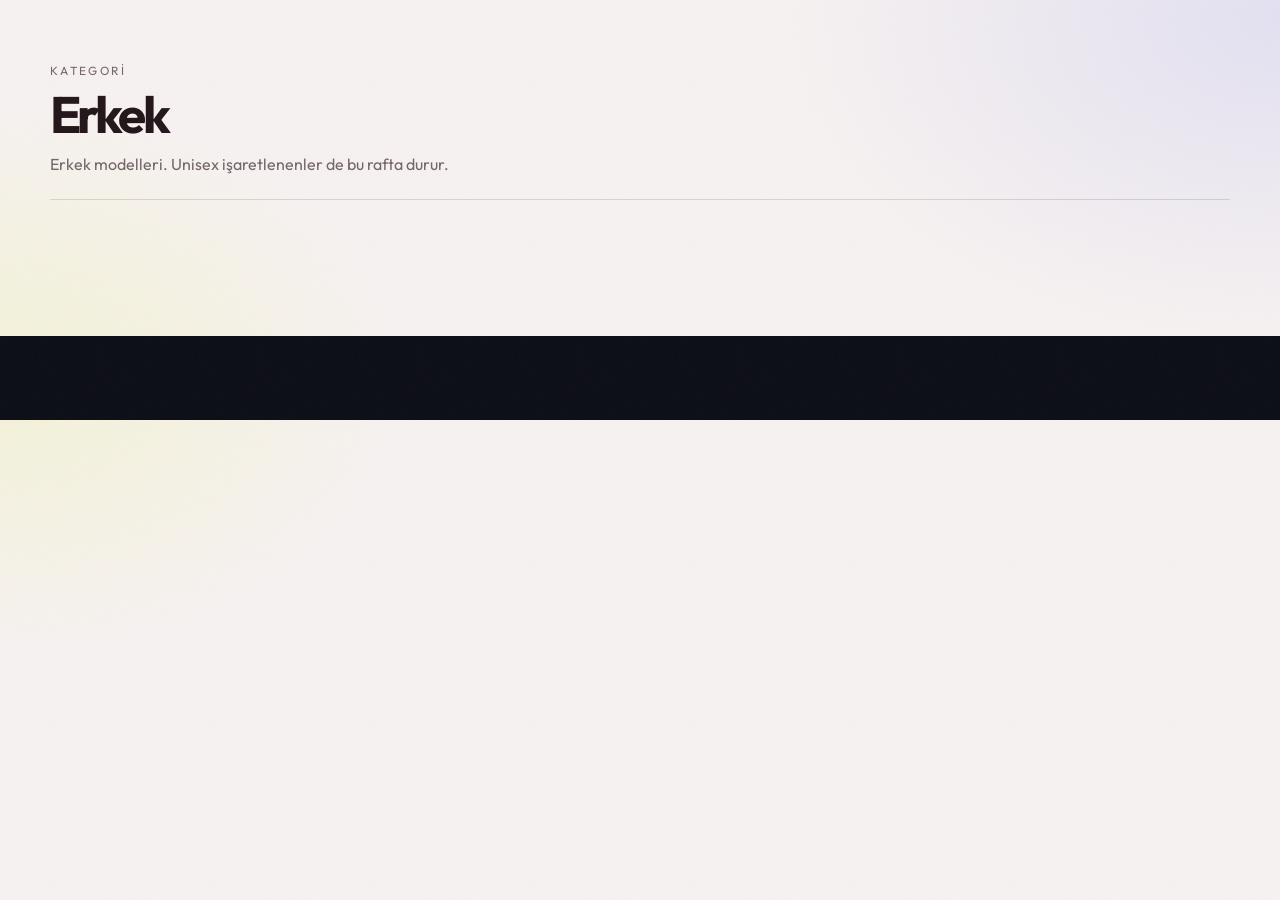
<file: erkek.html>
<!DOCTYPE html>
<html lang="tr">
<head>
  <meta charset="utf-8" />
  <meta name="viewport" content="width=device-width, initial-scale=1" />
  <title>Erkek — Çantacı Mehmet</title>
  <meta name="description" content="Erkek ve unisex çanta modelleri." />
  <meta property="og:title" content="Erkek — Çantacı Mehmet" />
  <meta property="og:type" content="website" />
  <meta property="og:locale" content="tr_TR" />
  <meta name="theme-color" content="#f3eee6" />
  <link rel="icon" type="image/jpeg" href="img/çm.jpeg" />
  <link rel="preconnect" href="https://fonts.googleapis.com" />
  <link rel="preconnect" href="https://fonts.gstatic.com" crossorigin />
  <link href="https://fonts.googleapis.com/css2?family=Fraunces:ital,opsz,wght@0,9..144,500;0,9..144,650;1,9..144,500&family=Outfit:wght@300;400;500;600&display=swap" rel="stylesheet" />
  <link rel="stylesheet" href="css/style.css" />
</head>
<body data-page="erkek">
  <div id="site-header"></div>
  <main class="wrap catalog">
    <header class="page-hero">
      <p class="eyebrow">Kategori</p>
      <h1>Erkek</h1>
      <p>Erkek modelleri. Unisex işaretlenenler de bu rafta durur.</p>
    </header>
    <div id="catalog-grid" class="grid"></div>
  </main>
  <footer id="site-footer" class="site-footer"></footer>
  <div id="auth-root"></div>
  <script type="module" src="js/app.js"></script>
</body>
</html>
</file>
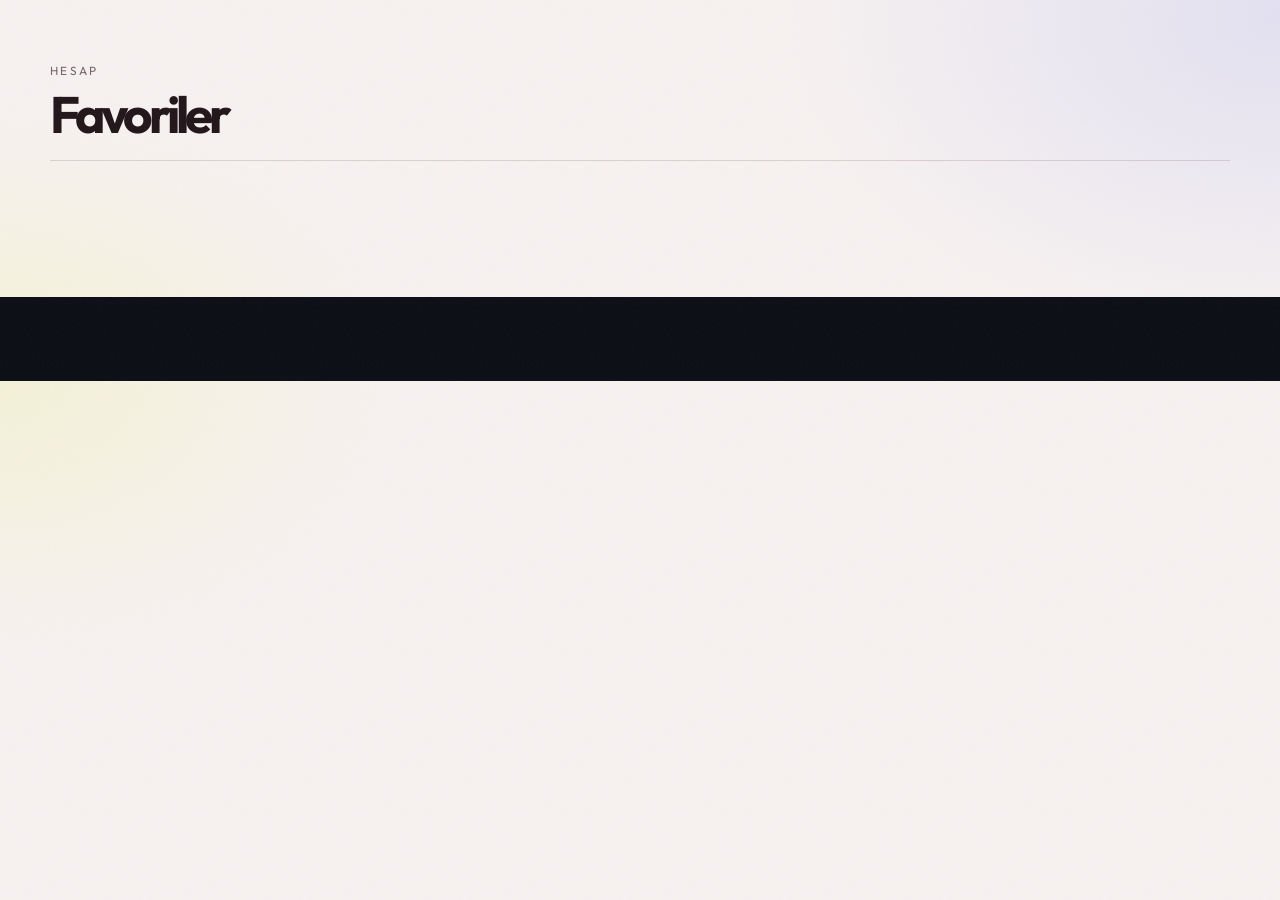
<file: favoriler.html>
<!doctype html>
<html lang="tr">
  <head>
    <meta charset="utf-8" />
    <meta name="viewport" content="width=device-width, initial-scale=1" />
    <title>Favoriler — Çantacı Mehmet</title>
    <meta name="description" content="Hesabına kaydettiğin çantalar." />
    <meta property="og:title" content="Favoriler — Çantacı Mehmet" />
    <meta property="og:type" content="website" />
    <meta property="og:locale" content="tr_TR" />
    <meta name="theme-color" content="#f3eee6" />
    <link rel="icon" type="image/jpeg" href="img/çm.jpeg" />
    <link rel="preconnect" href="https://fonts.googleapis.com" />
    <link rel="preconnect" href="https://fonts.gstatic.com" crossorigin />
    <link
      href="https://fonts.googleapis.com/css2?family=Fraunces:ital,opsz,wght@0,9..144,500;0,9..144,650;1,9..144,500&family=Outfit:wght@300;400;500;600&display=swap"
      rel="stylesheet"
    />
    <link rel="stylesheet" href="css/style.css" />
  </head>
  <body data-page="favoriler">
    <div id="site-header"></div>
    <main class="wrap catalog">
      <header class="page-hero">
        <p class="eyebrow">Hesap</p>
        <h1>Favoriler</h1>
      </header>
      <div id="favorites-root" class="grid"></div>
    </main>
    <footer id="site-footer" class="site-footer"></footer>
    <div id="auth-root"></div>
    <script type="module" src="js/app.js"></script>
  </body>
</html>
</file>
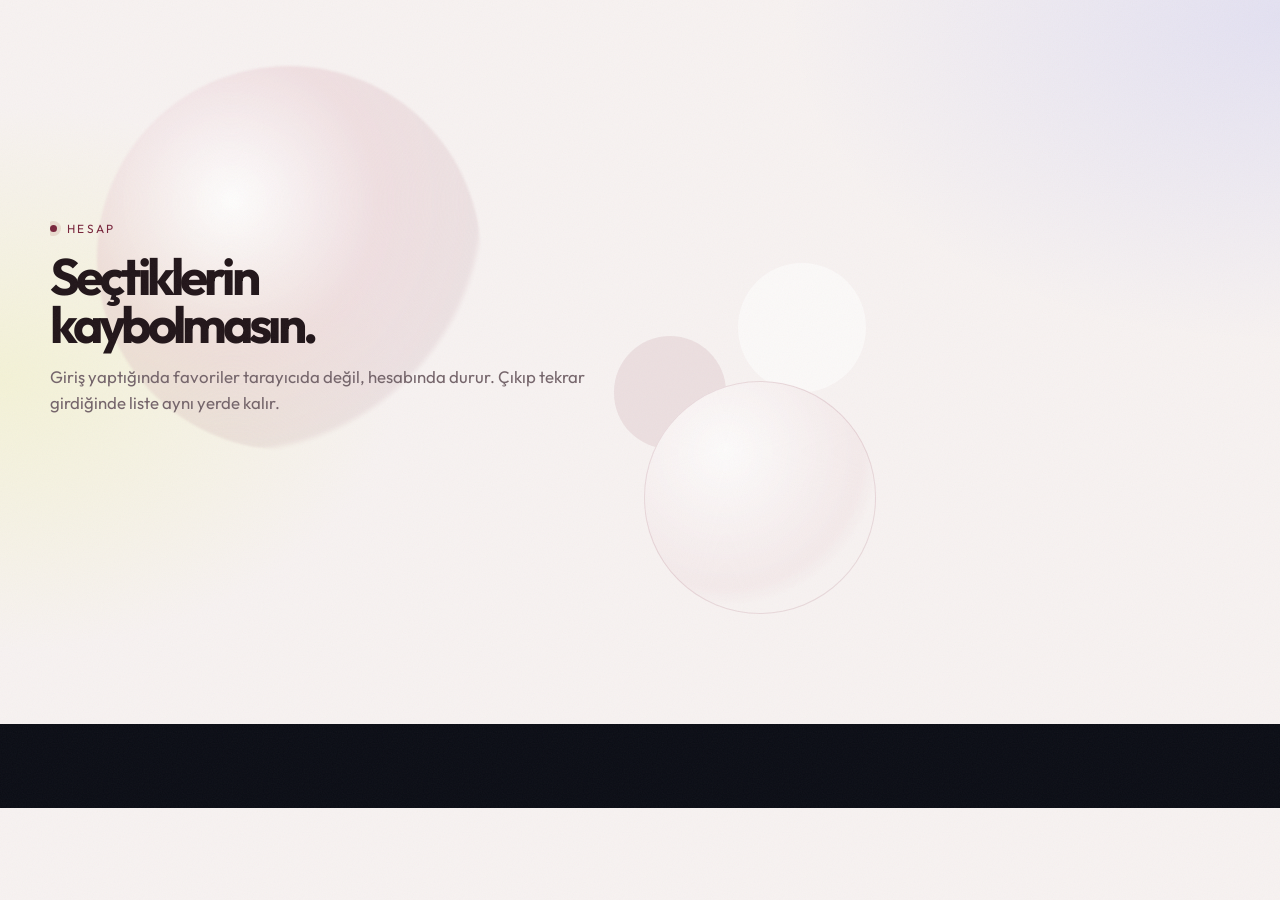
<file: hesap.html>
<!DOCTYPE html>
<html lang="tr">
<head>
  <meta charset="utf-8" />
  <meta name="viewport" content="width=device-width, initial-scale=1" />
  <title>Giriş — Çantacı Mehmet</title>
  <meta name="description" content="Çantacı Mehmet hesabına e-posta veya Google ile giriş yap." />
  <meta property="og:title" content="Giriş — Çantacı Mehmet" />
  <meta property="og:type" content="website" />
  <meta property="og:locale" content="tr_TR" />
  <meta name="theme-color" content="#f3eee6" />
  <link rel="icon" type="image/jpeg" href="img/çm.jpeg" />
  <link rel="preconnect" href="https://fonts.googleapis.com" />
  <link rel="preconnect" href="https://fonts.gstatic.com" crossorigin />
  <link href="https://fonts.googleapis.com/css2?family=Fraunces:ital,opsz,wght@0,9..144,500;0,9..144,650;1,9..144,500&family=Outfit:wght@300;400;500;600&display=swap" rel="stylesheet" />
  <link rel="stylesheet" href="css/style.css" />
</head>
<body data-page="hesap">
  <div id="site-header"></div>
  <main class="account-layout wrap">
    <aside class="account-aside">
      <p class="eyebrow"><span class="dot"></span>Hesap</p>
      <h2>Seçtiklerin kaybolmasın.</h2>
      <p>Giriş yaptığında favoriler tarayıcıda değil, hesabında durur. Çıkıp tekrar girdiğinde liste aynı yerde kalır.</p>
    </aside>
    <div id="auth-page" class="auth-page"></div>
  </main>
  <footer id="site-footer" class="site-footer"></footer>
  <div id="auth-root"></div>
  <script type="module" src="js/app.js"></script>
</body>
</html>
</file>
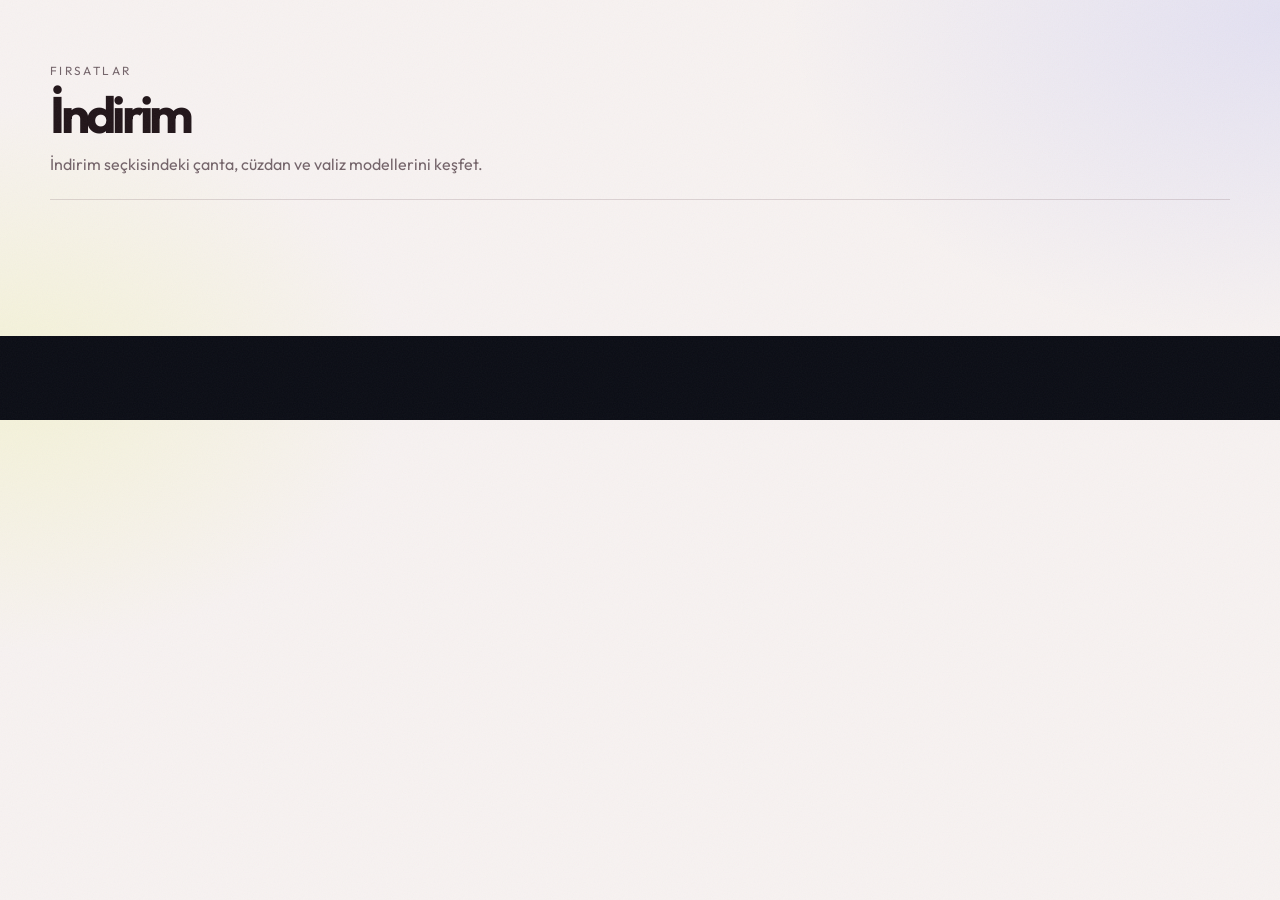
<file: indirim.html>
<!DOCTYPE html>
<html lang="tr">
<head>
  <meta charset="utf-8" />
  <meta name="viewport" content="width=device-width, initial-scale=1" />
  <title>İndirim — Çantacı Mehmet</title>
  <meta name="description" content="Çantacı Mehmet'in indirim seçkisinde yer alan çanta, cüzdan ve valiz modelleri." />
  <meta property="og:title" content="İndirimli ürünler — Çantacı Mehmet" />
  <meta property="og:type" content="website" />
  <meta property="og:locale" content="tr_TR" />
  <meta name="theme-color" content="#f3eee6" />
  <link rel="icon" type="image/jpeg" href="img/çm.jpeg" />
  <link rel="preconnect" href="https://fonts.googleapis.com" />
  <link rel="preconnect" href="https://fonts.gstatic.com" crossorigin />
  <link href="https://fonts.googleapis.com/css2?family=Fraunces:ital,opsz,wght@0,9..144,500;0,9..144,650;1,9..144,500&family=Outfit:wght@300;400;500;600&display=swap" rel="stylesheet" />
  <link rel="stylesheet" href="css/style.css" />
</head>
<body data-page="stand">
  <div id="site-header"></div>
  <main class="wrap catalog">
    <header class="page-hero">
      <p class="eyebrow">Fırsatlar</p>
      <h1>İndirim</h1>
      <p>İndirim seçkisindeki çanta, cüzdan ve valiz modellerini keşfet.</p>
    </header>
    <div id="catalog-grid" class="grid"></div>
  </main>
  <footer id="site-footer" class="site-footer"></footer>
  <div id="auth-root"></div>
  <script type="module" src="js/app.js"></script>
</body>
</html>
</file>
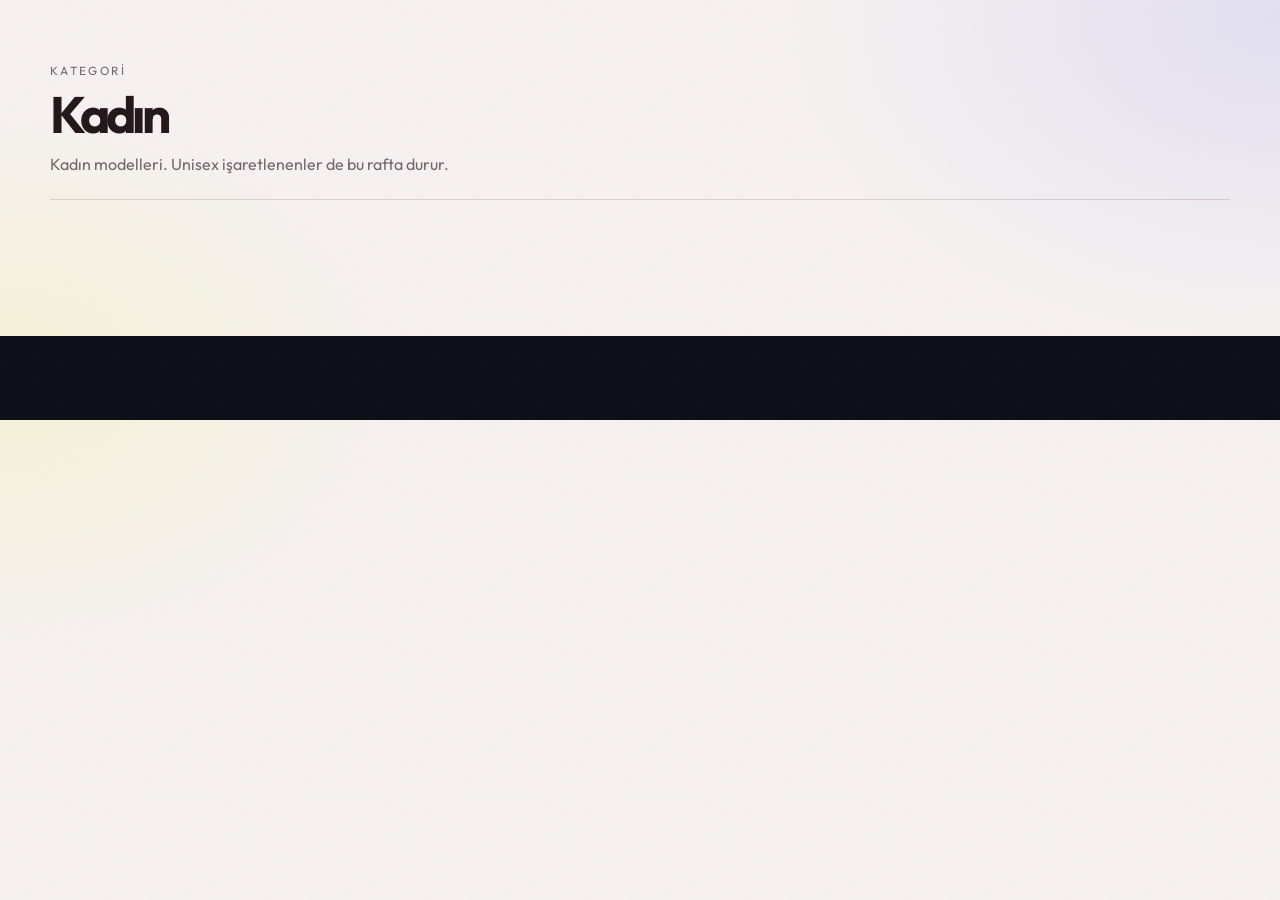
<file: kadin.html>
<!DOCTYPE html>
<html lang="tr">
<head>
  <meta charset="utf-8" />
  <meta name="viewport" content="width=device-width, initial-scale=1" />
  <title>Kadın — Çantacı Mehmet</title>
  <meta name="description" content="Kadın ve unisex çanta modelleri." />
  <meta property="og:title" content="Kadın — Çantacı Mehmet" />
  <meta property="og:type" content="website" />
  <meta property="og:locale" content="tr_TR" />
  <meta name="theme-color" content="#f3eee6" />
  <link rel="icon" type="image/jpeg" href="img/çm.jpeg" />
  <link rel="preconnect" href="https://fonts.googleapis.com" />
  <link rel="preconnect" href="https://fonts.gstatic.com" crossorigin />
  <link href="https://fonts.googleapis.com/css2?family=Fraunces:ital,opsz,wght@0,9..144,500;0,9..144,650;1,9..144,500&family=Outfit:wght@300;400;500;600&display=swap" rel="stylesheet" />
  <link rel="stylesheet" href="css/style.css" />
</head>
<body data-page="kadin">
  <div id="site-header"></div>
  <main class="wrap catalog">
    <header class="page-hero">
      <p class="eyebrow">Kategori</p>
      <h1>Kadın</h1>
      <p>Kadın modelleri. Unisex işaretlenenler de bu rafta durur.</p>
    </header>
    <div id="catalog-grid" class="grid"></div>
  </main>
  <footer id="site-footer" class="site-footer"></footer>
  <div id="auth-root"></div>
  <script type="module" src="js/app.js"></script>
</body>
</html>
</file>
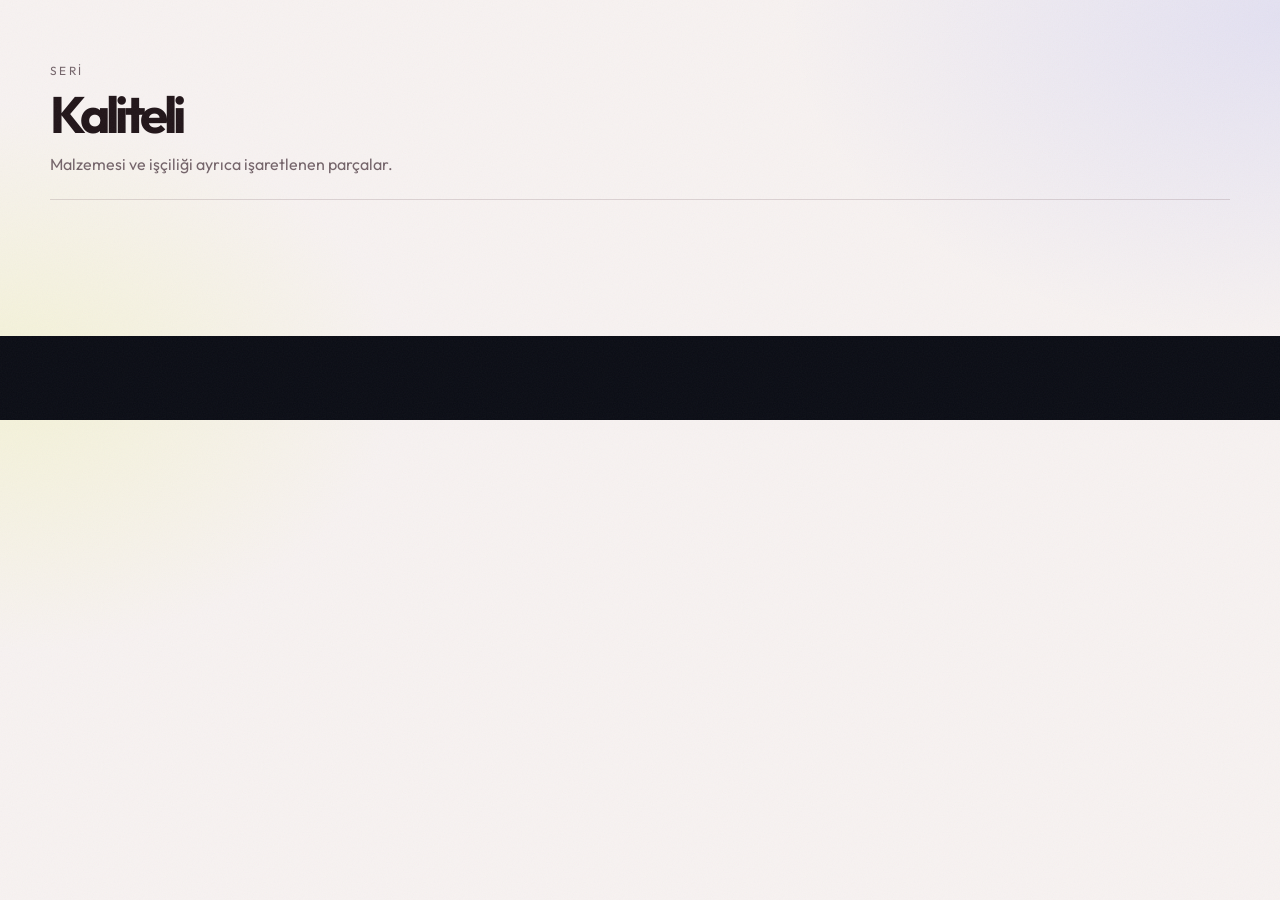
<file: kaliteli.html>
<!DOCTYPE html>
<html lang="tr">
<head>
  <meta charset="utf-8" />
  <meta name="viewport" content="width=device-width, initial-scale=1" />
  <title>Kaliteli seri — Çantacı Mehmet</title>
  <meta name="description" content="Kaliteli seri olarak işaretlenen çantalar." />
  <meta property="og:title" content="Kaliteli seri — Çantacı Mehmet" />
  <meta property="og:type" content="website" />
  <meta property="og:locale" content="tr_TR" />
  <meta name="theme-color" content="#f3eee6" />
  <link rel="icon" type="image/jpeg" href="img/çm.jpeg" />
  <link rel="preconnect" href="https://fonts.googleapis.com" />
  <link rel="preconnect" href="https://fonts.gstatic.com" crossorigin />
  <link href="https://fonts.googleapis.com/css2?family=Fraunces:ital,opsz,wght@0,9..144,500;0,9..144,650;1,9..144,500&family=Outfit:wght@300;400;500;600&display=swap" rel="stylesheet" />
  <link rel="stylesheet" href="css/style.css" />
</head>
<body data-page="kaliteli">
  <div id="site-header"></div>
  <main class="wrap catalog">
    <header class="page-hero">
      <p class="eyebrow">Seri</p>
      <h1>Kaliteli</h1>
      <p>Malzemesi ve işçiliği ayrıca işaretlenen parçalar.</p>
    </header>
    <div id="catalog-grid" class="grid"></div>
  </main>
  <footer id="site-footer" class="site-footer"></footer>
  <div id="auth-root"></div>
  <script type="module" src="js/app.js"></script>
</body>
</html>
</file>
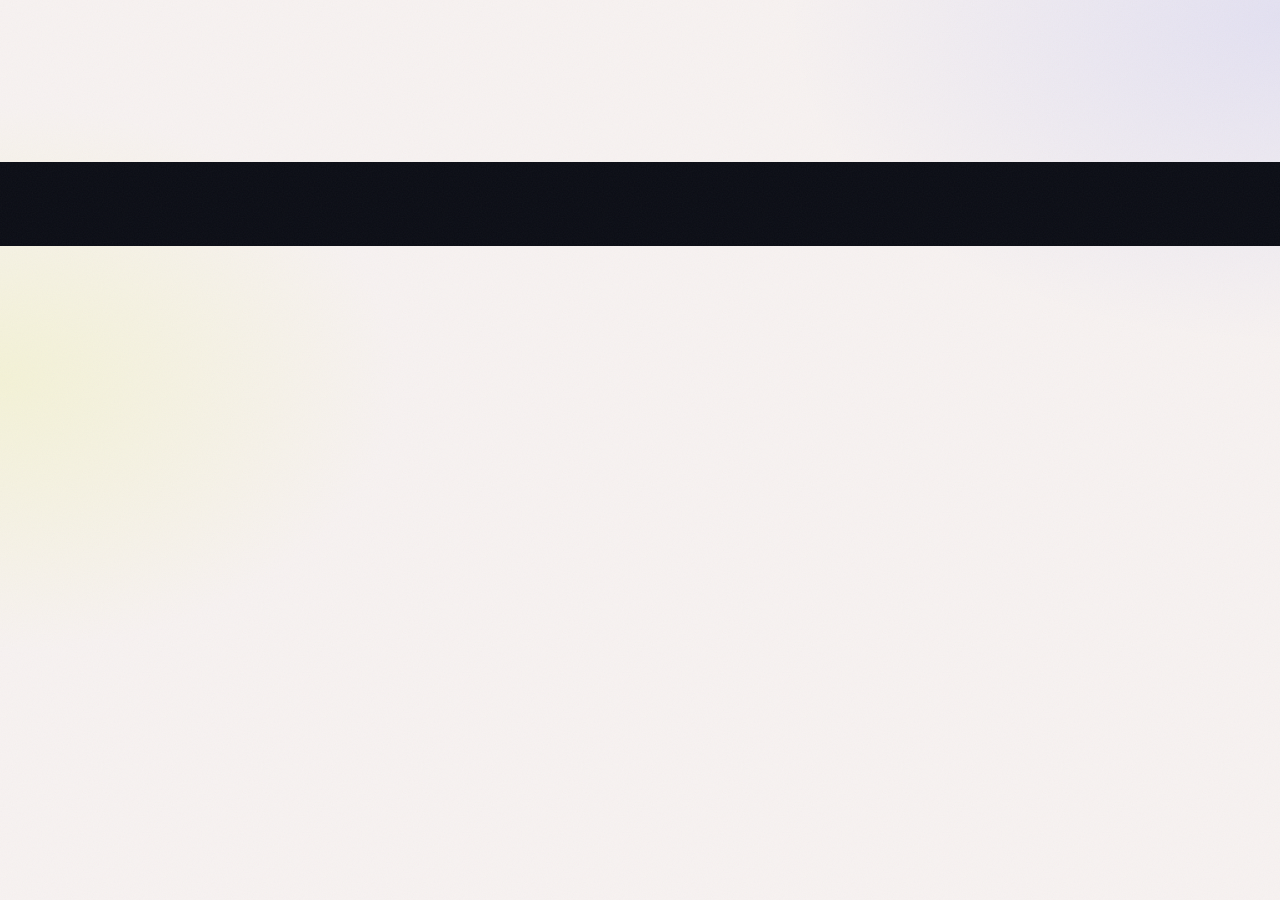
<file: urun.html>
<!DOCTYPE html>
<html lang="tr">
<head>
  <meta charset="utf-8" />
  <meta name="viewport" content="width=device-width, initial-scale=1" />
  <title>Ürün — Çantacı Mehmet</title>
  <meta name="description" content="Çanta modeli, ölçüleri ve Instagram üzerinden sorma." />
  <meta property="og:title" content="Ürün — Çantacı Mehmet" />
  <meta property="og:type" content="product" />
  <meta property="og:locale" content="tr_TR" />
  <meta name="theme-color" content="#f3eee6" />
  <link rel="icon" type="image/jpeg" href="img/çm.jpeg" />
  <link rel="preconnect" href="https://fonts.googleapis.com" />
  <link rel="preconnect" href="https://fonts.gstatic.com" crossorigin />
  <link href="https://fonts.googleapis.com/css2?family=Fraunces:ital,opsz,wght@0,9..144,500;0,9..144,650;1,9..144,500&family=Outfit:wght@300;400;500;600&display=swap" rel="stylesheet" />
  <link rel="stylesheet" href="css/style.css" />
</head>
<body data-page="urun">
  <div id="site-header"></div>
  <main>
    <article id="product-detail" class="detail wrap"></article>
  </main>
  <footer id="site-footer" class="site-footer"></footer>
  <div id="auth-root"></div>
  <script type="module" src="js/app.js"></script>
</body>
</html>
</file>
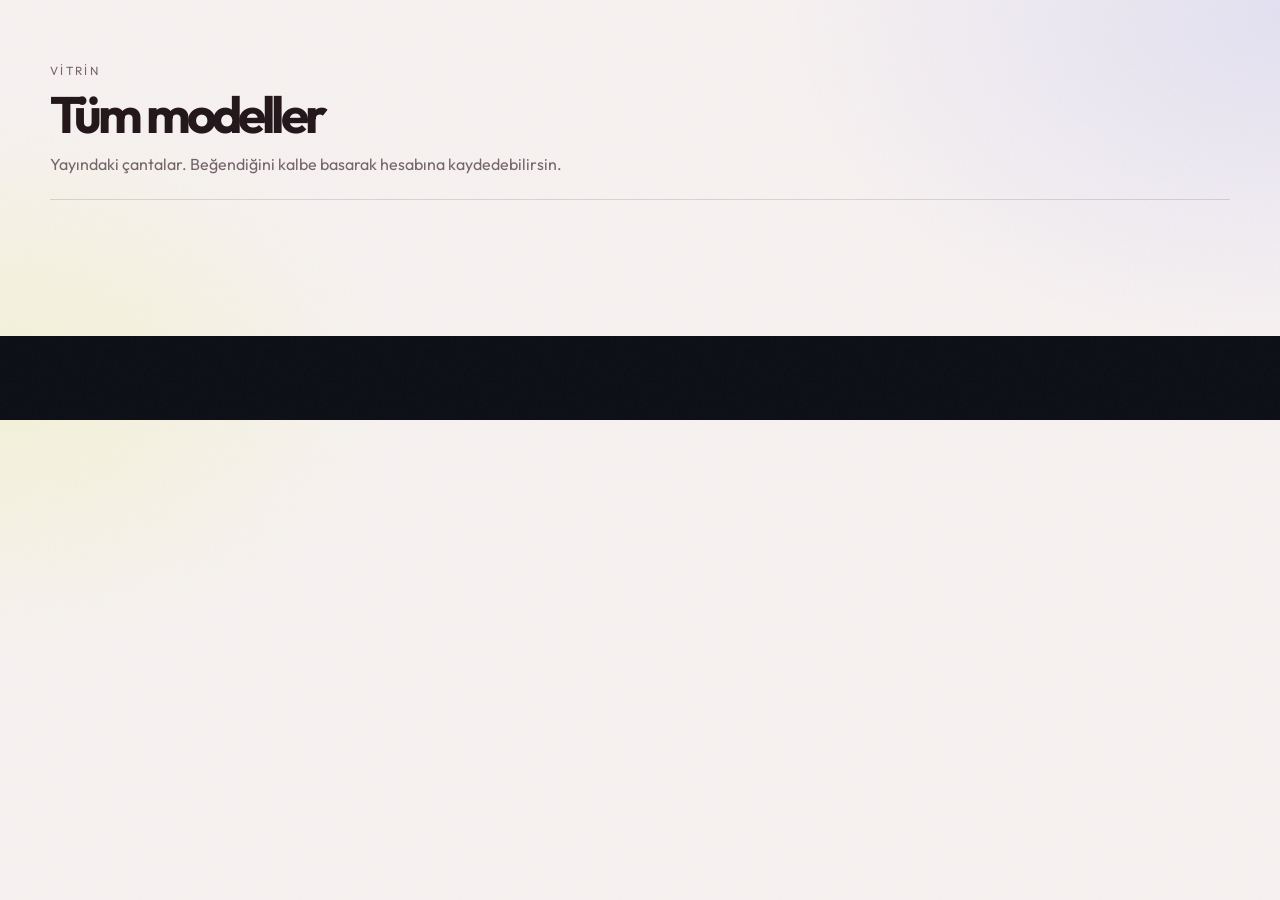
<file: urunler.html>
<!DOCTYPE html>
<html lang="tr">
<head>
  <meta charset="utf-8" />
  <meta name="viewport" content="width=device-width, initial-scale=1" />
  <title>Ürünler — Çantacı Mehmet</title>
  <meta name="description" content="Çantacı Mehmet mağazasındaki tüm yayındaki modeller." />
  <meta property="og:title" content="Ürünler — Çantacı Mehmet" />
  <meta property="og:type" content="website" />
  <meta property="og:locale" content="tr_TR" />
  <meta name="theme-color" content="#f3eee6" />
  <link rel="icon" type="image/jpeg" href="img/çm.jpeg" />
  <link rel="preconnect" href="https://fonts.googleapis.com" />
  <link rel="preconnect" href="https://fonts.gstatic.com" crossorigin />
  <link href="https://fonts.googleapis.com/css2?family=Fraunces:ital,opsz,wght@0,9..144,500;0,9..144,650;1,9..144,500&family=Outfit:wght@300;400;500;600&display=swap" rel="stylesheet" />
  <link rel="stylesheet" href="css/style.css" />
</head>
<body data-page="urunler">
  <div id="site-header"></div>
  <main class="wrap catalog">
    <header class="page-hero">
      <p class="eyebrow">Vitrin</p>
      <h1>Tüm modeller</h1>
      <p>Yayındaki çantalar. Beğendiğini kalbe basarak hesabına kaydedebilirsin.</p>
    </header>
    <div id="catalog-grid" class="grid"></div>
  </main>
  <footer id="site-footer" class="site-footer"></footer>
  <div id="auth-root"></div>
  <script type="module" src="js/app.js"></script>
</body>
</html>
</file>
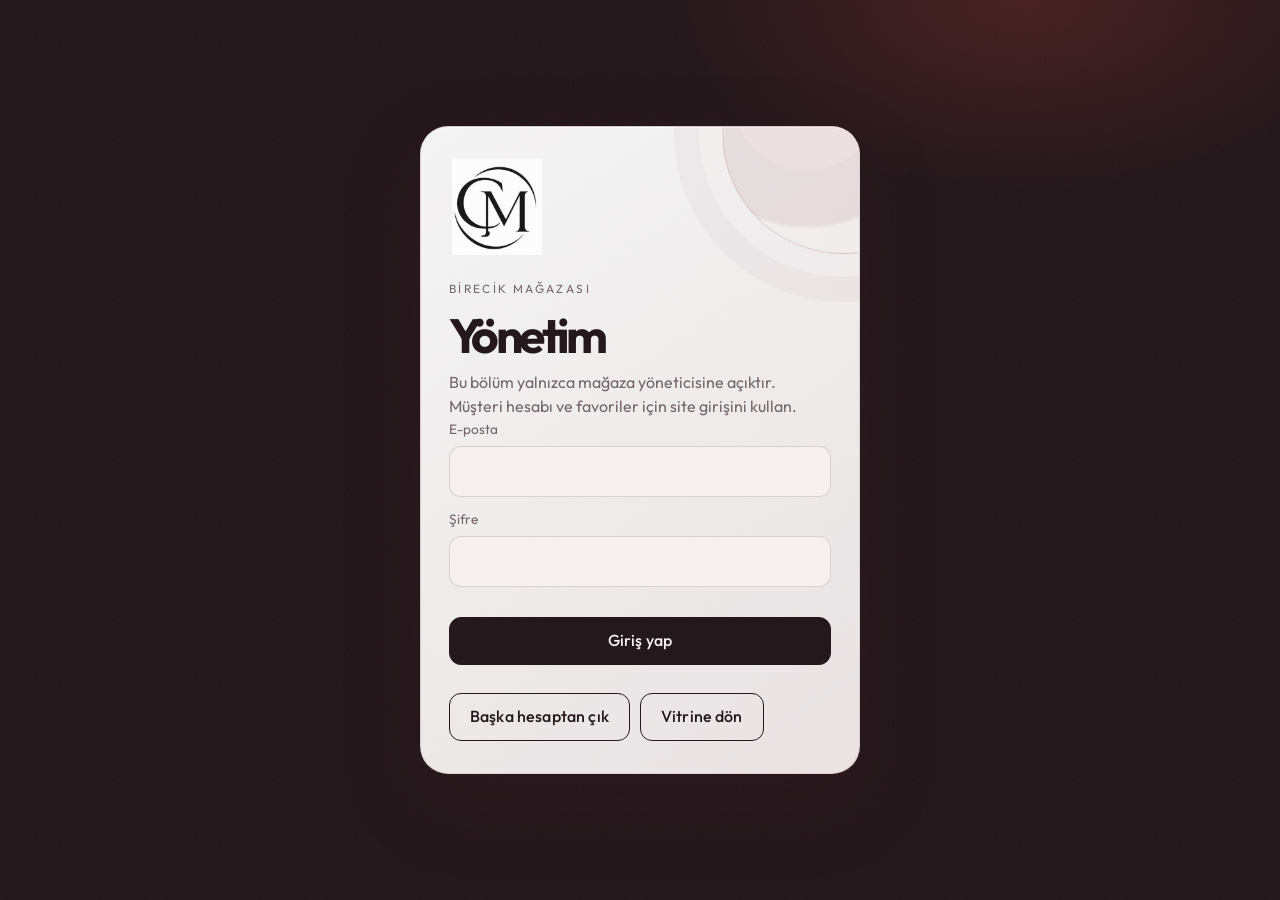
<file: admin/login.html>
<!DOCTYPE html>
<html lang="tr">
<head>
  <meta charset="utf-8" />
  <meta name="viewport" content="width=device-width, initial-scale=1" />
  <title>Mağaza yönetimi girişi — Çantacı Mehmet Birecik</title>
  <meta name="robots" content="noindex, nofollow" />
  <meta name="theme-color" content="#f3eee6" />
  <link rel="icon" type="image/jpeg" href="../img/çm.jpeg" />
  <link rel="preconnect" href="https://fonts.googleapis.com" />
  <link rel="preconnect" href="https://fonts.gstatic.com" crossorigin />
  <link href="https://fonts.googleapis.com/css2?family=Fraunces:ital,opsz,wght@0,9..144,500;0,9..144,650;1,9..144,500&family=Outfit:wght@300;400;500;600&display=swap" rel="stylesheet" />
  <link rel="stylesheet" href="../css/style.css" />
</head>
<body class="admin-body" data-admin="login">
  <main class="admin-login">
    <section class="login-card auth-card">
      <span class="logo-mark admin-login-logo"><img src="../img/çm.jpeg" alt="Çantacı Mehmet ÇM işareti" /></span>
      <p class="eyebrow">Birecik mağazası</p>
      <h1>Yönetim</h1>
      <p>Bu bölüm yalnızca mağaza yöneticisine açıktır. Müşteri hesabı ve favoriler için site girişini kullan.</p>
      <form id="login-form">
        <label class="field">
          <span>E-posta</span>
          <input name="email" type="email" autocomplete="username" required />
        </label>
        <label class="field">
          <span>Şifre</span>
          <input name="password" type="password" autocomplete="current-password" required />
        </label>
        <p class="form-error" id="login-note"></p>
        <button class="btn btn-dark" type="submit" style="width:100%">Giriş yap</button>
      </form>
      <div class="hero-actions">
        <button class="btn" type="button" id="logout-other">Başka hesaptan çık</button>
        <a class="btn" href="../index.html">Vitrine dön</a>
      </div>
    </section>
  </main>
  <script type="module" src="../js/admin.js"></script>
</body>
</html>
</file>
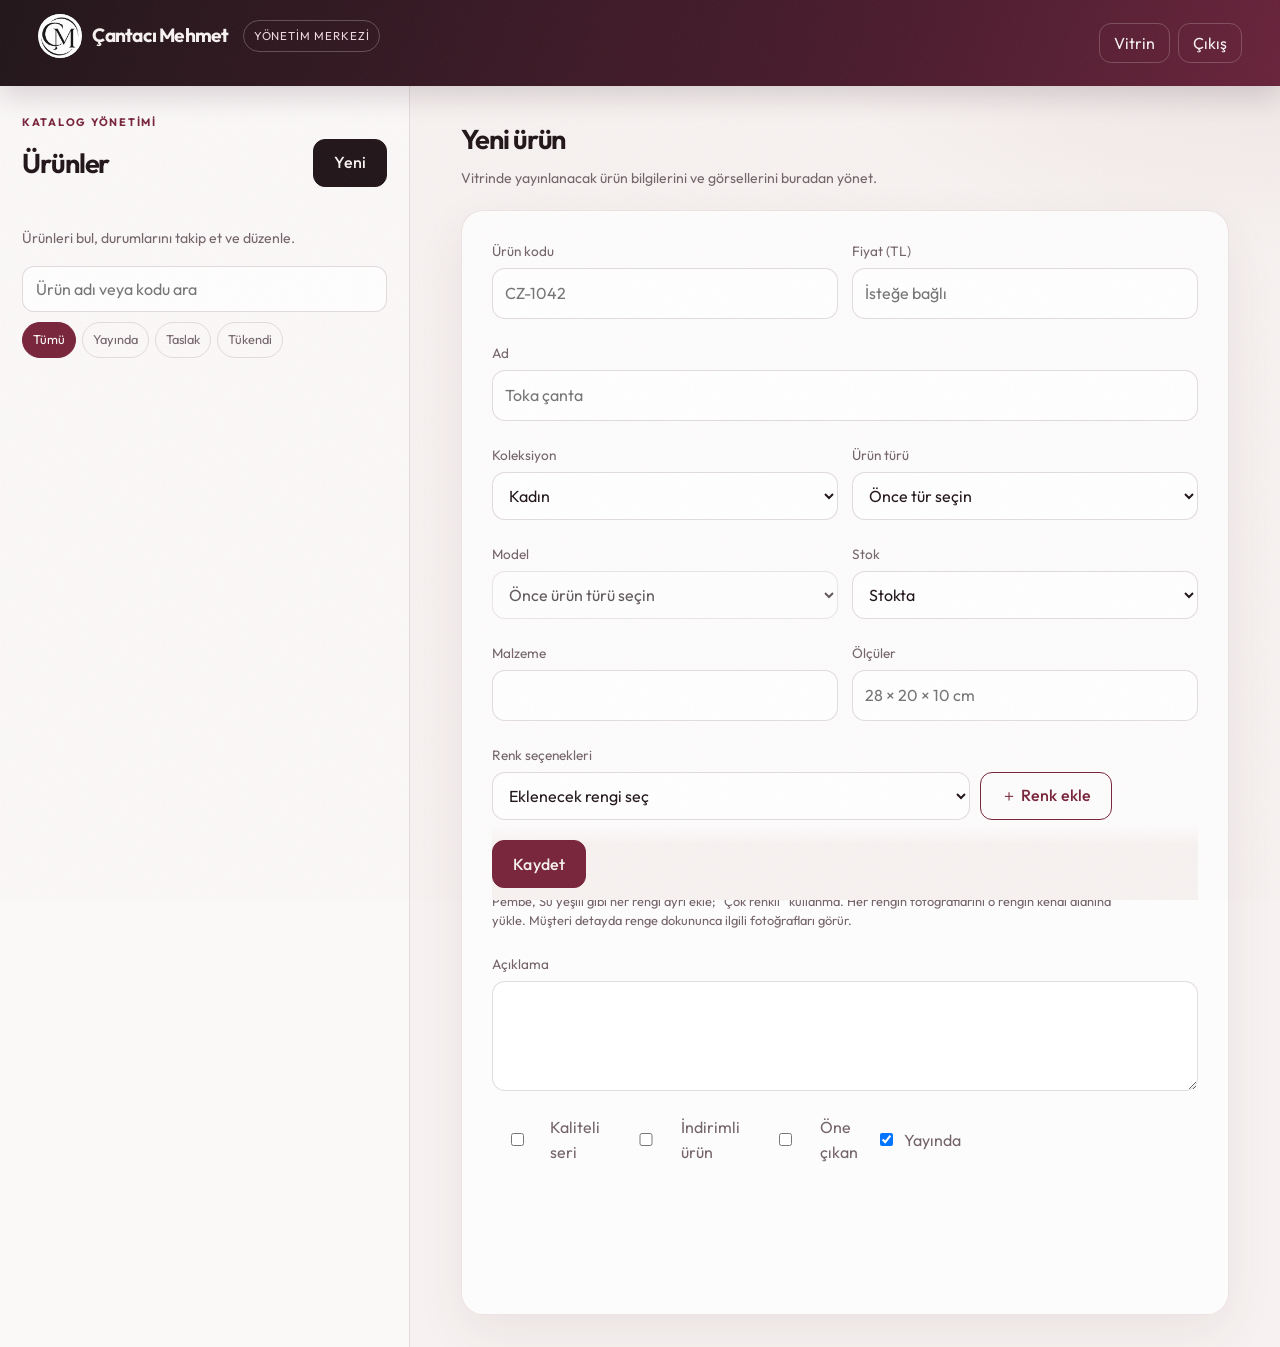
<file: admin/panel.html>
<!DOCTYPE html>
<html lang="tr">
<head>
  <meta charset="utf-8" />
  <meta name="viewport" content="width=device-width, initial-scale=1" />
  <title>Ürün yönetimi — Çantacı Mehmet Birecik</title>
  <meta name="robots" content="noindex, nofollow" />
  <meta name="theme-color" content="#f3eee6" />
  <link rel="icon" type="image/jpeg" href="../img/çm.jpeg" />
  <link rel="preconnect" href="https://fonts.googleapis.com" />
  <link rel="preconnect" href="https://fonts.gstatic.com" crossorigin />
  <link href="https://fonts.googleapis.com/css2?family=Fraunces:ital,opsz,wght@0,9..144,500;0,9..144,650;1,9..144,500&family=Outfit:wght@300;400;500;600&display=swap" rel="stylesheet" />
  <link rel="stylesheet" href="../css/style.css" />
</head>
<body class="admin-body" data-admin="panel">
  <header class="admin-bar">
    <div>
      <a class="admin-brand" href="../index.html"><span class="logo-mark admin-brand-logo"><img src="../img/çm.jpeg" alt="" /></span>
      <strong>Çantacı Mehmet</strong>
      </a>
      <span class="admin-mode-label">Yönetim merkezi</span>
      <p id="admin-who"></p>
    </div>
    <div class="nav-actions">
      <a class="text-btn" href="../index.html">Vitrin</a>
      <button class="text-btn" type="button" id="panel-logout">Çıkış</button>
    </div>
  </header>
  <main class="admin-shell">
    <section class="admin-list">
      <p class="admin-section-kicker">KATALOG YÖNETİMİ</p>
      <header>
        <h1>Ürünler</h1>
        <button class="btn btn-dark" type="button" id="new-product">Yeni</button>
      </header>
      <div class="admin-overview" id="admin-overview" aria-live="polite"></div>
      <p class="admin-list-description">Ürünleri bul, durumlarını takip et ve düzenle.</p>
      <label class="admin-search">
        <span class="sr-only">Ürün ara</span>
        <input id="product-search" type="search" placeholder="Ürün adı veya kodu ara" autocomplete="off" />
      </label>
      <div class="admin-filters" role="group" aria-label="Ürünleri filtrele">
        <button class="admin-filter is-active" type="button" data-product-filter="all" aria-pressed="true">Tümü</button>
        <button class="admin-filter" type="button" data-product-filter="published" aria-pressed="false">Yayında</button>
        <button class="admin-filter" type="button" data-product-filter="draft" aria-pressed="false">Taslak</button>
        <button class="admin-filter" type="button" data-product-filter="sold-out" aria-pressed="false">Tükendi</button>
      </div>
      <div id="admin-products"></div>
    </section>
    <section class="admin-editor">
      <div class="editor-head">
        <h1 id="editor-title">Yeni ürün</h1>
      </div>
      <p class="admin-editor-description">Vitrinde yayınlanacak ürün bilgilerini ve görsellerini buradan yönet.</p>
      <form id="product-form">
        <div class="form-grid">
          <label class="field">
            <span>Ürün kodu</span>
            <input name="urun_kodu" required maxlength="40" placeholder="CZ-1042" />
          </label>
          <label class="field">
            <span>Fiyat (TL)</span>
            <input name="fiyat" type="number" min="0" step="1" placeholder="İsteğe bağlı" />
          </label>
          <label class="field span-2">
            <span>Ad</span>
            <input name="ad" required maxlength="120" placeholder="Toka çanta" />
          </label>
          <label class="field">
            <span>Koleksiyon</span>
            <select name="kategori" required>
              <option value="kadin">Kadın</option>
              <option value="erkek">Erkek</option>
              <option value="cocuk">Çocuk</option>
              <option value="unisex">Unisex</option>
            </select>
          </label>
          <label class="field">
            <span>Ürün türü</span>
            <select name="urun_turu" required>
              <option value="">Önce tür seçin</option>
              <option value="canta">Çanta</option>
              <option value="cuzdan">Cüzdan</option>
              <option value="valiz">Valiz</option>
            </select>
          </label>
          <label class="field">
            <span>Model</span>
            <select name="alt_tur" required disabled>
              <option value="">Önce ürün türü seçin</option>
            </select>
          </label>
          <label class="field">
            <span>Stok</span>
            <select name="stok_durumu">
              <option>Stokta</option>
              <option>Sınırlı</option>
              <option>Tükendi</option>
            </select>
          </label>
          <label class="field">
            <span>Malzeme</span>
            <input name="malzeme" maxlength="160" />
          </label>
          <label class="field">
            <span>Ölçüler</span>
            <input name="olculer" maxlength="160" placeholder="28 × 20 × 10 cm" />
          </label>
          <div class="field span-2">
            <span>Renk seçenekleri</span>
            <input name="renkler" type="hidden" />
            <div class="color-adder">
              <label class="sr-only" for="color-to-add">Eklenecek rengi seç</label>
              <select id="color-to-add">
                <option value="">Eklenecek rengi seç</option>
              </select>
              <button class="btn color-add-button" id="add-color" type="button">＋ Renk ekle</button>
            </div>
            <div class="color-variant-list" id="color-options" aria-label="Eklenen ürün renkleri"></div>
            <div class="color-selection-summary" id="color-selection-summary" aria-live="polite">Henüz renk seçilmedi.</div>
            <small class="field-hint">Pembe, Su yeşili gibi her rengi ayrı ekle; “Çok renkli” kullanma. Her rengin fotoğraflarını o rengin kendi alanına yükle. Müşteri detayda renge dokununca ilgili fotoğrafları görür.</small>
          </div>
          <label class="field span-2">
            <span>Açıklama</span>
            <textarea name="aciklama" maxlength="2000"></textarea>
          </label>
          <div class="checks span-2">
            <label class="check"><input name="kaliteli_mi" type="checkbox" /> <span>Kaliteli seri</span></label>
            <label class="check"><input name="stand_200_tl" type="checkbox" /> <span>İndirimli ürün</span></label>
            <label class="check"><input name="one_cikan" type="checkbox" /> <span>Öne çıkan</span></label>
            <label class="check"><input name="yayinda_mi" type="checkbox" checked /> <span>Yayında</span></label>
          </div>
        </div>
        <p class="form-error" id="form-error"></p>
        <div class="form-actions">
          <button class="btn btn-dark" type="submit">Kaydet</button>
          <button class="btn" type="button" id="delete-product" hidden>Sil</button>
          <span id="save-status"></span>
        </div>
      </form>
    </section>
  </main>
  <script type="module" src="../js/admin.js"></script>
</body>
</html>
</file>
<file: css/style.css>
:root {
  --paper: #f4f6fa;
  --paper-deep: #e2e7f0;
  --ink: #111522;
  --muted: #626a7c;
  --line: rgba(17, 21, 34, 0.14);
  --red: #4658f5;
  --white: #ffffff;
  --sand: #e8f27a;
  --blush: #f4dfe8;
  --stone: #dce5f4;
  --serif: "Fraunces", "Iowan Old Style", "Palatino Linotype", serif;
  --sans: "Outfit", "Segoe UI", sans-serif;
  --shadow: 0 28px 70px rgba(31, 43, 92, 0.14);
  color-scheme: light;
}

* { box-sizing: border-box; }
html { scroll-behavior: smooth; }
body {
  margin: 0;
  min-height: 100vh;
  background:
    radial-gradient(900px 420px at 100% -8%, rgba(140, 49, 44, 0.09), transparent 58%),
    radial-gradient(700px 380px at -10% 18%, rgba(196, 154, 116, 0.22), transparent 60%),
    var(--paper);
  color: var(--ink);
  font-family: var(--sans);
  font-weight: 400;
  line-height: 1.55;
}
body::before {
  content: "";
  position: fixed;
  inset: 0;
  pointer-events: none;
  z-index: 80;
  opacity: 0.045;
  background-image: url("data:image/svg+xml,%3Csvg xmlns='http://www.w3.org/2000/svg' width='160' height='160'%3E%3Cfilter id='n'%3E%3CfeTurbulence type='fractalNoise' baseFrequency='.8' numOctaves='2' stitchTiles='stitch'/%3E%3C/filter%3E%3Crect width='100%25' height='100%25' filter='url(%23n)'/%3E%3C/svg%3E");
}
body.modal-open { overflow: hidden; }
img { max-width: 100%; display: block; }
a { color: inherit; text-decoration: none; }
button, input, textarea, select { font: inherit; color: inherit; }
button { cursor: pointer; }
h1, h2, h3, p { margin: 0; }
[hidden] { display: none !important; }

::selection { background: #e7c7c1; }

.wrap {
  width: min(1180px, calc(100% - 40px));
  margin-inline: auto;
}

.eyebrow {
  margin: 0 0 14px;
  display: flex;
  align-items: center;
  gap: 10px;
  font-size: 0.74rem;
  letter-spacing: 0.2em;
  text-transform: uppercase;
  color: var(--muted);
}
.dot {
  width: 7px;
  height: 7px;
  border-radius: 999px;
  background: var(--red);
  box-shadow: 0 0 0 4px rgba(140, 49, 44, 0.12);
}

.site-header {
  position: sticky;
  top: 0;
  z-index: 30;
  background: rgba(244, 239, 230, 0.72);
  backdrop-filter: blur(18px);
  border-bottom: 1px solid transparent;
}
body.is-scrolled .site-header {
  background: rgba(244, 239, 230, 0.92);
  border-bottom-color: var(--line);
}
.nav {
  display: flex;
  align-items: center;
  gap: 20px;
  width: min(1180px, calc(100% - 32px));
  margin: 0 auto;
  min-height: 76px;
  position: relative;
}
.brand {
  display: flex;
  align-items: center;
  gap: 10px;
  line-height: 1;
  margin-right: auto;
}
.logo-mark { position: relative; display: inline-block; flex: 0 0 auto; overflow: hidden; background: transparent; }
.logo-mark img { position: absolute; inset: 0; width: 100%; height: 100%; max-width: none; object-fit: contain; }
.brand-logo { width: 52px; height: 52px; }
.brand-copy { display: flex; flex-direction: column; line-height: 1; }
.brand strong {
  font-family: var(--serif);
  font-weight: 500;
  font-size: 1.85rem;
  font-style: italic;
  letter-spacing: -0.04em;
}
.brand > .brand-copy > span {
  margin-top: 4px;
  font-size: 0.68rem;
  letter-spacing: 0.16em;
  text-transform: uppercase;
  color: var(--muted);
}
.brand-copy > span { margin-top: 4px; font-size: .62rem; letter-spacing: .13em; text-transform: uppercase; color: var(--muted); }
.footer-brand { display: inline-flex; align-items: center; gap: 12px; }
.footer-logo { width: 64px; height: 64px; }
.footer-brand strong { font-size: 1.4rem; }
.instagram-link { display: inline-flex; align-items: center; gap: 9px; margin: 2px 0 10px; font-weight: 600; }
.instagram-link svg { width: 22px; height: 22px; fill: none; stroke: currentColor; stroke-width: 1.8; }
.instagram-link .instagram-dot { fill: currentColor; stroke: none; }
.instagram-link:hover { color: var(--sand); }
.tiktok-link { margin-top: -4px; }
.tiktok-link svg { fill: currentColor; stroke: none; }
.admin-brand { display: inline-flex; align-items: center; gap: 12px; }
.admin-brand-logo { width: 48px; height: 48px; }
.admin-login-logo { width: 96px; height: 96px; margin: 0 auto 18px; }
.nav-links {
  display: flex;
  align-items: center;
  gap: 18px;
}
.nav-links a {
  font-size: 0.84rem;
  letter-spacing: 0.04em;
  color: var(--muted);
  padding-bottom: 2px;
}
.nav-links a.is-current,
.nav-links a:hover { color: var(--ink); }
.nav-links a.is-current { box-shadow: inset 0 -1px 0 var(--ink); }
.nav-actions {
  display: flex;
  align-items: center;
  gap: 8px;
}
.nav-toggle {
  display: none;
  width: 42px;
  height: 42px;
  border: 1px solid var(--line);
  background: transparent;
  border-radius: 999px;
}
.icon-btn, .text-btn, .who {
  border: 1px solid var(--line);
  background: rgba(251, 247, 241, 0.7);
  border-radius: 999px;
  min-height: 40px;
  padding: 0 14px;
  display: inline-flex;
  align-items: center;
  gap: 8px;
  transition: background 0.2s ease, border-color 0.2s ease;
}
.icon-btn:hover, .text-btn:hover, .who:hover {
  background: var(--white);
  border-color: rgba(28, 20, 16, 0.28);
}
.icon-btn { width: 42px; padding: 0; justify-content: center; position: relative; }
.count-pill {
  position: absolute;
  top: -4px;
  right: -4px;
  min-width: 18px;
  height: 18px;
  padding: 0 5px;
  border-radius: 999px;
  background: var(--red);
  color: white;
  font-size: 0.68rem;
  display: grid;
  place-items: center;
}
.who { max-width: 140px; overflow: hidden; text-overflow: ellipsis; white-space: nowrap; font-size: 0.85rem; }

.hero {
  display: grid;
  grid-template-columns: 1.15fr 0.85fr;
  gap: 48px;
  align-items: end;
  padding: 28px 0 18px;
}
.hero h1 {
  font-family: var(--serif);
  font-weight: 500;
  font-size: clamp(3.6rem, 7.4vw, 7rem);
  line-height: 0.88;
  letter-spacing: -0.048em;
}
.hero h1 em {
  font-style: italic;
  font-weight: 500;
  color: var(--red);
}
.lede {
  max-width: 38rem;
  margin-top: 22px;
  color: var(--muted);
  font-size: 1.08rem;
}
.hero-actions, .detail-actions, .form-actions, .account-actions {
  display: flex;
  flex-wrap: wrap;
  gap: 10px;
  margin-top: 28px;
}
.btn {
  display: inline-flex;
  align-items: center;
  justify-content: center;
  min-height: 48px;
  padding: 0 20px;
  border-radius: 999px;
  border: 1px solid var(--ink);
  background: transparent;
  letter-spacing: 0.01em;
  transition: transform 0.2s ease, background 0.2s ease, color 0.2s ease;
}
.btn:hover { transform: translateY(-2px); }
.btn-dark { background: var(--ink); color: var(--paper); }
.btn-dark:hover { background: #2c221c; }
.btn-red { background: var(--red); border-color: var(--red); color: white; }
.btn[disabled] { opacity: 0.55; cursor: wait; }

.hero-facts {
  display: grid;
  grid-template-columns: repeat(3, minmax(0, 1fr));
  gap: 14px;
  margin: 34px 0 0;
  padding: 0;
  list-style: none;
  max-width: 34rem;
}
.hero-facts li {
  display: grid;
  gap: 2px;
  padding-top: 12px;
  border-top: 1px solid var(--line);
}
.hero-facts strong { font-size: 0.95rem; font-weight: 500; }
.hero-facts span { color: var(--muted); font-size: 0.82rem; }
.hero-frame {
  margin: 8px 0 0;
  position: relative;
  min-height: 540px;
  background:
    linear-gradient(165deg, rgba(255,255,255,0.28), transparent 42%),
    var(--paper-deep);
  border-radius: 180px 28px 28px 28px;
  overflow: hidden;
  box-shadow: var(--shadow);
}
.hero-frame::after {
  content: "";
  position: absolute;
  inset: 14px;
  border: 1px solid rgba(255, 255, 255, 0.45);
  border-radius: 166px 16px 16px 16px;
  pointer-events: none;
}
.hero-frame img, .hero-fallback {
  width: 100%;
  height: 100%;
  min-height: 540px;
  object-fit: cover;
}
.hero-fallback {
  display: grid;
  place-items: center;
  padding: 32px;
  background:
    radial-gradient(circle at 30% 18%, rgba(255,255,255,0.45), transparent 42%),
    linear-gradient(165deg, #f0dcc8 0%, #c9a07e 52%, #8d5b43 100%);
}
.hero-fallback svg { width: min(280px, 70%); height: auto; }
.hero-caption {
  position: absolute;
  left: 22px;
  bottom: 22px;
  z-index: 1;
  padding: 8px 14px;
  background: rgba(251, 247, 241, 0.9);
  border-radius: 999px;
  font-size: 0.82rem;
  letter-spacing: 0.04em;
}

.marquee {
  border-block: 1px solid var(--line);
  overflow: hidden;
  margin-top: 34px;
}
.marquee-track {
  display: flex;
  gap: 28px;
  width: max-content;
  padding: 12px 0;
  animation: ticker 32s linear infinite;
  text-transform: uppercase;
  letter-spacing: 0.16em;
  font-size: 0.75rem;
  color: var(--muted);
}
.marquee-track span::before { content: "·"; margin-right: 28px; }
@keyframes ticker { to { transform: translateX(-50%); } }

.cats {
  display: grid;
  grid-template-columns: repeat(4, 1fr);
  gap: 12px;
  padding: 42px 0 10px;
}
.cat {
  min-height: 230px;
  padding: 20px 18px 18px;
  border: 1px solid transparent;
  border-radius: 22px;
  display: flex;
  flex-direction: column;
  justify-content: space-between;
  gap: 18px;
  background: var(--white);
  transition: transform 0.22s ease, box-shadow 0.22s ease;
}
.cat-stand { background: linear-gradient(180deg, #f7ecdf, var(--sand)); }
.cat-kalite { background: linear-gradient(180deg, #f6ecea, #ead9d4); }
.cat-kadin { background: linear-gradient(180deg, #fbf1eb, var(--blush)); }
.cat-erkek { background: linear-gradient(180deg, #f3f0ea, var(--stone)); }
.cat:hover { transform: translateY(-4px); box-shadow: var(--shadow); }
.cat em { font-style: normal; letter-spacing: 0.16em; text-transform: uppercase; font-size: 0.7rem; color: var(--muted); }
.cat strong {
  font-family: var(--serif);
  font-size: clamp(2rem, 3vw, 2.8rem);
  font-weight: 500;
  letter-spacing: -0.045em;
  line-height: 0.92;
  margin-top: auto;
}
.cat span {
  display: block;
  margin-top: 8px;
  color: var(--muted);
  font-size: 0.92rem;
  max-width: 16rem;
}

.section {
  padding: 54px 0 20px;
}
.section-head {
  display: flex;
  justify-content: space-between;
  align-items: flex-end;
  gap: 16px;
  margin-bottom: 22px;
}
.section-head h2, .page-hero h1, .auth-card h1, .account-card h1, .detail-copy h1, .account-aside h2, .closer h2 {
  font-family: var(--serif);
  font-weight: 500;
  font-size: clamp(2.2rem, 4vw, 3.6rem);
  letter-spacing: -0.045em;
  line-height: 0.95;
}
.section-head a {
  color: var(--muted);
  border-bottom: 1px solid var(--line);
  padding-bottom: 2px;
}
.section-head a:hover { color: var(--ink); }

.grid {
  display: grid;
  grid-template-columns: repeat(3, 1fr);
  gap: 34px 20px;
}
.card-shot { position: relative; }
.card-gallery-nav { position: absolute; z-index: 2; top: 50%; display: grid; width: 34px; height: 34px; place-items: center; border: 1px solid rgba(255,255,255,.7); border-radius: 50%; background: rgba(255,255,255,.78); color: var(--ink); box-shadow: 0 4px 14px rgba(0,0,0,.12); cursor: pointer; font: inherit; font-size: 1.35rem; line-height: 1; transform: translateY(-50%); transition: background .18s ease, transform .18s ease; }
.card-gallery-nav:hover { background: #fff; transform: translateY(-50%) scale(1.06); }
.card-gallery-prev { left: 10px; }
.card-gallery-next { right: 10px; }
.card-gallery-count { position: absolute; z-index: 2; right: 10px; bottom: 10px; padding: 4px 8px; border-radius: 999px; background: rgba(25,18,20,.62); color: white; font-size: .72rem; line-height: 1.2; }
.grid > .empty,
.grid > .notice { grid-column: 1 / -1; }
.card-media {
  position: relative;
  display: block;
  aspect-ratio: 4 / 5;
  overflow: hidden;
  border-radius: 22px;
  background:
    linear-gradient(180deg, rgba(255,255,255,0.35), transparent 30%),
    var(--paper-deep);
  box-shadow: 0 16px 40px rgba(28, 20, 16, 0.06);
}
.card-media img {
  width: 100%;
  height: 100%;
  object-fit: cover;
  transition: transform 0.6s ease;
}
.card:hover img { transform: scale(1.045); }
.ph {
  height: 100%;
  display: grid;
  place-items: center;
  font-family: var(--serif);
  font-style: italic;
  font-size: 1.8rem;
  color: var(--muted);
}
.badge {
  position: absolute;
  left: 12px;
  top: 12px;
  padding: 6px 10px;
  border-radius: 999px;
  background: var(--white);
  font-size: 0.75rem;
  letter-spacing: 0.04em;
}
.badge.sold { background: var(--ink); color: var(--paper); }
.heart {
  position: absolute;
  z-index: 1;
  right: 12px;
  top: 12px;
  width: 40px;
  height: 40px;
  border: 0;
  border-radius: 999px;
  background: rgba(251, 247, 241, 0.92);
  display: grid;
  place-items: center;
  box-shadow: 0 8px 18px rgba(28, 20, 16, 0.08);
  transition: transform 0.2s ease, color 0.2s ease;
}
.heart:hover { transform: scale(1.06); }
.heart svg { width: 18px; height: 18px; }
.heart.is-on { color: var(--red); }
.card-body { padding: 14px 2px 0; }
.card-body h3 {
  font-family: var(--serif);
  font-weight: 500;
  font-size: 1.45rem;
  letter-spacing: -0.03em;
}
.card-meta {
  display: flex;
  justify-content: space-between;
  gap: 12px;
  margin-top: 6px;
  color: var(--muted);
  font-size: 0.92rem;
}
.card-meta span:first-child { color: var(--ink); font-weight: 500; }

.page-hero {
  position: relative;
  padding: 48px 0 22px;
  margin-bottom: 8px;
  border-bottom: 1px solid var(--line);
  overflow: hidden;
}
.page-index {
  position: absolute;
  right: 0;
  top: 8px;
  margin: 0;
  font-family: var(--serif);
  font-style: italic;
  font-weight: 500;
  font-size: clamp(4.5rem, 12vw, 8rem);
  line-height: 0.8;
  letter-spacing: -0.06em;
  color: rgba(28, 20, 16, 0.07);
  pointer-events: none;
}
.page-hero p { max-width: 38rem; margin-top: 14px; color: var(--muted); }
.page-hero .eyebrow { margin-bottom: 10px; }
.catalog { padding-bottom: 64px; }

.empty, .notice {
  padding: 28px;
  border: 1px dashed var(--line);
  border-radius: 18px;
  background: rgba(251, 248, 243, 0.55);
}
.empty h2 {
  font-family: var(--serif);
  font-weight: 500;
  font-size: 2rem;
  margin-bottom: 8px;
}
.empty p, .notice { color: var(--muted); }
details { margin-top: 10px; }

.story {
  display: grid;
  grid-template-columns: 0.9fr 1.1fr;
  gap: 40px;
  margin: 30px auto 10px;
  padding: 42px 0 10px;
  border-top: 1px solid var(--line);
}
.story blockquote {
  margin: 18px 0 0;
  font-family: var(--serif);
  font-style: italic;
  font-size: clamp(2rem, 3.4vw, 3.2rem);
  line-height: 1.12;
  letter-spacing: -0.035em;
  font-weight: 500;
}
.story p { color: var(--muted); }
.notes { display: grid; gap: 0; }
.notes article {
  padding: 18px 0 18px 18px;
  border-bottom: 1px solid var(--line);
  border-left: 2px solid transparent;
}
.notes article:hover { border-left-color: var(--red); }
.notes strong { display: block; margin-bottom: 4px; font-weight: 500; }
.closer {
  display: flex;
  align-items: flex-end;
  justify-content: space-between;
  gap: 24px;
  margin-top: 28px;
  padding: 36px 0 8px;
  border-top: 1px solid var(--line);
}
.closer h2 { max-width: 16ch; }
.closer .btn { flex: none; }

.site-footer {
  margin-top: 64px;
  background: var(--ink);
  color: var(--paper);
  border-top: 0;
  padding: 56px 0 28px;
}
.footer-grid {
  display: grid;
  grid-template-columns: 1.4fr 1fr 1fr;
  gap: 28px;
}
.site-footer strong {
  font-family: var(--serif);
  font-style: italic;
  font-size: 2rem;
  font-weight: 500;
  color: var(--paper);
}
.site-footer p, .site-footer a { color: rgba(244, 239, 230, 0.72); }
.site-footer a:hover { color: var(--paper); }
.site-footer ul { list-style: none; margin: 12px 0 0; padding: 0; display: grid; gap: 8px; }
.legal {
  margin-top: 32px;
  padding-top: 16px;
  border-top: 1px solid rgba(244, 239, 230, 0.12);
  color: rgba(244, 239, 230, 0.48);
  font-size: 0.82rem;
}

.detail {
  display: grid;
  grid-template-columns: 1.05fr 0.95fr;
  gap: 42px;
  padding: 28px 0 70px;
}
.gallery-main {
  position: relative;
  aspect-ratio: 4 / 5;
  border-radius: 28px;
  overflow: hidden;
  background:
    linear-gradient(165deg, #f0dcc8, #c9a07e 70%);
  box-shadow: var(--shadow);
}
.gallery-main img { width: 100%; height: 100%; object-fit: cover; }
.gallery-nav { position: absolute; top: 50%; z-index: 2; width: 34px; height: 34px; display: grid; place-items: center; padding: 0 0 3px; transform: translateY(-50%); border: 0; border-radius: 50%; background: transparent; color: #fff; font-size: 1.65rem; line-height: 1; text-shadow: 0 1px 8px rgba(0,0,0,.75); transition: transform .2s ease; }
.gallery-nav:hover { background: transparent; transform: translateY(-50%) scale(1.12); }
.gallery-prev { left: 14px; }
.gallery-next { right: 14px; }
.thumbs { display: flex; gap: 8px; margin-top: 10px; }
.thumbs button {
  width: 74px;
  height: 92px;
  padding: 0;
  border: 1px solid transparent;
  border-radius: 10px;
  overflow: hidden;
  background: var(--paper-deep);
}
.thumbs button.is-on { border-color: var(--ink); }
.thumbs img { width: 100%; height: 100%; object-fit: cover; }
.detail-copy .price {
  margin: 16px 0;
  font-family: var(--serif);
  font-size: 1.7rem;
  letter-spacing: -0.03em;
}
.heart-inline { width: 48px; height: 48px; padding: 0; display: grid; place-items: center; border-radius: 50%; }
.heart-inline svg { width: 22px; height: 22px; }
.heart-inline.is-on { color: var(--red); border-color: var(--red); }
.detail-copy .desc { color: var(--muted); max-width: 38rem; }
.specs { margin-top: 26px; display: grid; }
.specs div {
  display: grid;
  grid-template-columns: 140px 1fr;
  gap: 12px;
  padding: 12px 0;
  border-top: 1px solid var(--line);
}
.specs dt { color: var(--muted); }
.back-link { display: inline-block; margin-bottom: 18px; color: var(--muted); }

.account-layout {
  display: grid;
  grid-template-columns: 1fr minmax(280px, 440px);
  gap: 56px;
  align-items: center;
  min-height: calc(100vh - 240px);
  padding: 48px 0 72px;
}
.account-aside h2 { max-width: 12ch; }
.account-aside p:last-child {
  max-width: 34rem;
  margin-top: 16px;
  color: var(--muted);
  font-size: 1.05rem;
}
.auth-page { padding: 0; display: grid; }
.auth-card, .account-card, .modal-card {
  width: min(460px, 100%);
  background: var(--white);
  border: 1px solid var(--line);
  border-radius: 28px;
  padding: 32px 28px;
  box-shadow: var(--shadow);
}
.tabs { display: flex; gap: 8px; margin: 18px 0; }
.tabs button {
  border: 0;
  background: transparent;
  color: var(--muted);
  padding: 8px 0;
  border-bottom: 1px solid transparent;
}
.tabs button.is-on { color: var(--ink); border-color: var(--ink); }
.field { display: grid; gap: 6px; margin-bottom: 12px; }
.field span { font-size: 0.85rem; color: var(--muted); }
.field input, .field textarea, .field select, .admin-editor input, .admin-editor textarea, .admin-editor select {
  width: 100%;
  border: 1px solid var(--line);
  background: var(--paper);
  border-radius: 12px;
  padding: 12px 12px;
  outline: none;
}
.field textarea, .admin-editor textarea { min-height: 110px; resize: vertical; }
.field input:focus, .field textarea:focus, .field select:focus,
.admin-editor input:focus, .admin-editor textarea:focus, .admin-editor select:focus {
  border-color: var(--ink);
  background: white;
}
.form-error { color: var(--red); min-height: 1.2em; font-size: 0.92rem; }
.divider {
  display: grid;
  grid-template-columns: 1fr auto 1fr;
  align-items: center;
  gap: 10px;
  color: var(--muted);
  margin: 14px 0;
  font-size: 0.85rem;
}
.divider::before, .divider::after { content: ""; height: 1px; background: var(--line); }
.google-btn { width: 100%; gap: 10px; }

/* Animated bubble treatment for sign-in and registration */
.account-layout {
  position: relative;
  isolation: isolate;
  overflow: hidden;
}
.account-layout::before,
.account-layout::after {
  content: "";
  position: absolute;
  z-index: -1;
  pointer-events: none;
  border-radius: 50%;
}
.account-layout::before {
  width: clamp(220px, 30vw, 430px);
  aspect-ratio: 1;
  left: 4%;
  top: 10%;
  background: radial-gradient(circle at 35% 35%, rgba(255,255,255,.82), rgba(228,193,200,.38) 42%, rgba(120,36,59,.08) 70%, transparent 72%);
  filter: blur(1px);
  animation: account-orb-drift 12s ease-in-out infinite alternate;
}
.account-layout::after {
  width: clamp(120px, 18vw, 250px);
  aspect-ratio: 1;
  right: 30%;
  bottom: 7%;
  border: 1px solid rgba(120,36,59,.12);
  background: radial-gradient(circle at 35% 30%, rgba(255,255,255,.68), rgba(228,193,200,.16) 62%, transparent 70%);
  box-shadow: 42px -170px 0 -52px rgba(255,255,255,.48), -90px -105px 0 -60px rgba(120,36,59,.09);
  animation: account-orb-drift 9s ease-in-out infinite alternate-reverse;
}
.account-aside { position: relative; }
.account-aside .eyebrow { color: var(--red); }
.account-aside h2 { animation: account-rise-in .7s both; }
.account-aside p:last-child { animation: account-rise-in .85s .08s both; }
.auth-card,
.modal-card:has(.tabs) {
  position: relative;
  isolation: isolate;
  overflow: hidden;
  border-color: rgba(120,36,59,.17);
  background: linear-gradient(145deg, rgba(255,255,255,.96), rgba(255,249,249,.91));
  box-shadow: 0 28px 80px rgba(75,27,43,.17), inset 0 1px 0 rgba(255,255,255,.9);
  animation: account-rise-in .65s cubic-bezier(.2,.8,.2,1) both;
}
.auth-card::before,
.modal-card:has(.tabs)::before {
  content: "";
  position: absolute;
  z-index: -1;
  width: 240px;
  height: 240px;
  right: -105px;
  top: -115px;
  border: 1px solid rgba(120,36,59,.13);
  border-radius: 50%;
  background: radial-gradient(circle at 35% 35%, rgba(255,255,255,.94) 0 8%, rgba(228,193,200,.32) 9% 33%, rgba(120,36,59,.09) 34% 58%, transparent 60%);
  box-shadow: 0 0 0 23px rgba(255,255,255,.25), 0 0 0 48px rgba(120,36,59,.035);
  animation: account-bubble 8s ease-in-out infinite;
  pointer-events: none;
}
.auth-card > *,
.modal-card:has(.tabs) > * { position: relative; }
.tabs {
  padding: 5px;
  gap: 4px;
  border: 1px solid rgba(120,36,59,.11);
  border-radius: 999px;
  background: rgba(228,193,200,.2);
}
.tabs button {
  flex: 1;
  min-height: 42px;
  padding: 8px 14px;
  border: 0;
  border-radius: 999px;
  cursor: pointer;
  transition: color .22s ease, background .22s ease, box-shadow .22s ease, transform .22s ease;
}
.tabs button:hover { color: var(--red); transform: translateY(-1px); }
.tabs button.is-on {
  color: #fff;
  background: linear-gradient(135deg, #8c3049, #5e1b31);
  box-shadow: 0 6px 16px rgba(94,27,49,.2);
}
.auth-card .field input,
.modal-card:has(.tabs) .field input {
  transition: border-color .2s ease, box-shadow .2s ease, background .2s ease, transform .2s ease;
}
.auth-card .field input:focus,
.modal-card:has(.tabs) .field input:focus {
  border-color: rgba(120,36,59,.58);
  box-shadow: 0 0 0 4px rgba(120,36,59,.09);
  transform: translateY(-1px);
}
.auth-card .btn,
.modal-card:has(.tabs) .btn { transition: transform .2s ease, box-shadow .2s ease, background .2s ease; }
.auth-card .btn:hover,
.modal-card:has(.tabs) .btn:hover { transform: translateY(-2px); box-shadow: 0 10px 24px rgba(75,27,43,.14); }
@keyframes account-bubble {
  0%, 100% { transform: translate3d(0,0,0) rotate(0deg); }
  50% { transform: translate3d(-13px,16px,0) rotate(8deg); }
}
@keyframes account-orb-drift {
  from { transform: translate3d(-8px,0,0) scale(.96); }
  to { transform: translate3d(16px,-18px,0) scale(1.04); }
}
@keyframes account-rise-in {
  from { opacity: 0; transform: translateY(14px); }
  to { opacity: 1; transform: translateY(0); }
}
@media (prefers-reduced-motion: reduce) {
  .account-layout::before, .account-layout::after, .auth-card, .auth-card::before,
  .modal-card:has(.tabs), .modal-card:has(.tabs)::before,
  .account-aside h2, .account-aside p:last-child { animation: none !important; }
  .tabs button, .auth-card .btn, .auth-card .field input { transition: none !important; }
}

.modal {
  position: fixed;
  inset: 0;
  z-index: 60;
  background: rgba(26, 18, 14, 0.48);
  display: grid;
  place-items: center;
  padding: 20px;
}
.modal-card { position: relative; }
.modal-close {
  position: absolute;
  top: 14px;
  right: 14px;
  width: 36px;
  height: 36px;
  border-radius: 999px;
  border: 1px solid var(--line);
  background: transparent;
}

#toast {
  position: fixed;
  left: 50%;
  bottom: 20px;
  transform: translateX(-50%) translateY(12px);
  background: var(--ink);
  color: var(--paper);
  padding: 12px 16px;
  border-radius: 999px;
  opacity: 0;
  pointer-events: none;
  transition: opacity 0.2s ease, transform 0.2s ease;
  z-index: 70;
}
#toast.is-on { opacity: 1; transform: translateX(-50%) translateY(0); }

.admin-body { background: var(--paper); }
body.admin-body[data-admin="login"] {
  background:
    radial-gradient(600px 320px at 80% 0%, rgba(140, 49, 44, 0.35), transparent 60%),
    var(--ink);
  color: var(--paper);
}
.admin-bar {
  display: flex;
  justify-content: space-between;
  align-items: center;
  gap: 16px;
  padding: 18px 22px;
  background: var(--ink);
  color: var(--paper);
  border-bottom: 0;
}
.admin-bar p { color: rgba(244, 239, 230, 0.68); }
.admin-bar .text-btn {
  color: var(--paper);
  border-color: rgba(244, 239, 230, 0.22);
  background: transparent;
}
.admin-bar .text-btn:hover { background: rgba(244, 239, 230, 0.08); }
.admin-bar strong {
  font-family: var(--serif);
  font-style: italic;
  font-size: 1.6rem;
  font-weight: 500;
}
.admin-login .login-card p { color: var(--muted); }
.admin-shell {
  display: grid;
  grid-template-columns: 340px 1fr;
  min-height: calc(100vh - 78px);
}
.admin-list, .admin-editor { padding: 22px; }
.admin-list { border-right: 1px solid var(--line); }
.admin-list { min-width: 0; }
.admin-overview { display: grid; grid-template-columns: repeat(3, 1fr); gap: 8px; margin: 18px 0 14px; }
.admin-overview > div { display: grid; gap: 2px; padding: 12px; border: 1px solid var(--line); border-radius: 12px; background: rgba(255,255,255,.5); }
.admin-overview strong { font-size: 1.25rem; font-weight: 500; }
.admin-overview span { color: var(--muted); font-size: .76rem; }
.admin-search { display: block; margin-bottom: 10px; }
.admin-filters { display: flex; flex-wrap: wrap; gap: 6px; margin-bottom: 14px; }
.admin-filter { border: 1px solid var(--line); border-radius: 999px; background: transparent; padding: 7px 10px; color: var(--muted); font: inherit; font-size: .8rem; cursor: pointer; }
.admin-filter:hover, .admin-filter.is-active { border-color: var(--ink); color: var(--ink); background: var(--white); }
.admin-list header, .editor-head {
  display: flex;
  justify-content: space-between;
  align-items: center;
  gap: 12px;
  margin-bottom: 16px;
}
.admin-list h1, .editor-head h1 {
  font-family: var(--serif);
  font-size: 2rem;
  font-weight: 500;
}
.admin-items { display: grid; gap: 8px; }
.admin-item {
  display: grid;
  grid-template-columns: 54px 1fr;
  gap: 10px;
  text-align: left;
  padding: 8px;
  border-radius: 14px;
  border: 1px solid transparent;
  background: transparent;
}
.admin-item.is-active, .admin-item:hover { border-color: var(--line); background: var(--white); }
.admin-item img, .admin-thumb {
  width: 54px;
  height: 68px;
  object-fit: cover;
  border-radius: 8px;
  background: var(--paper-deep);
}
.admin-item small, .check span { color: var(--muted); }
.admin-items { max-height: calc(100vh - 390px); overflow: auto; padding-right: 2px; }
.admin-editor { min-width: 0; }
.admin-editor form { max-width: 900px; }
.color-options { display: flex; flex-wrap: wrap; gap: 8px; }
.color-option { display: inline-flex; align-items: center; gap: 7px; padding: 8px 10px; border: 1px solid var(--line); border-radius: 999px; background: rgba(255,255,255,.45); cursor: pointer; font-size: .86rem; }
.color-option:has(input:checked) { border-color: var(--ink); background: var(--white); }
.color-option input { width: auto; margin: 0; accent-color: var(--ink); }
.field-hint { color: var(--muted); font-size: .8rem; }
.color-adder { display: grid; grid-template-columns: minmax(190px, 1fr) auto; gap: 10px; max-width: 620px; }
.color-adder select { min-width: 0; }
.color-add-button { min-height: 48px; white-space: nowrap; border-color: var(--red); color: var(--red); }
.color-variant-list { display: grid; gap: 8px; max-width: 620px; margin-top: 12px; }
.color-variant-row { display: grid; grid-template-columns: 22px minmax(90px, auto) 1fr auto; align-items: center; gap: 10px; padding: 10px 12px; border: 1px solid var(--line); border-radius: 14px; background: rgba(255,255,255,.58); }
.color-variant-swatch { width: 20px; height: 20px; border: 1px solid rgba(25,20,20,.2); border-radius: 50%; background: var(--variant-color); }
.color-variant-caption { color: var(--muted); font-size: .8rem; }
.color-variant-row button { padding: 6px 10px; border: 0; border-radius: 9px; background: transparent; color: var(--red); cursor: pointer; font: inherit; font-size: .82rem; }
.color-variant-row button:hover { background: rgba(120,38,61,.08); }
.color-variant-empty { margin: 0; padding: 12px 14px; border: 1px dashed var(--line); border-radius: 14px; color: var(--muted); font-size: .86rem; }
.color-variant-row { grid-template-columns: 1fr; padding: 14px; }
.color-variant-head { display: flex; align-items: center; gap: 10px; }
.color-variant-head button { margin-left: auto; }
.variant-photo-drop { display: grid; gap: 4px; justify-items: start; padding: 14px 16px; border: 1px dashed var(--line); border-radius: 13px; background: rgba(255,255,255,.45); cursor: pointer; }
.variant-photo-drop:hover, .variant-photo-drop.is-drag { border-color: var(--red); background: rgba(120,38,61,.06); }
.variant-photo-drop span { color: var(--ink); font-weight: 500; }
.variant-photo-drop small, .variant-no-photos { color: var(--muted); font-size: .8rem; }
.variant-photo-previews { display: flex; flex-wrap: wrap; gap: 8px; }
.detail-color-picker { display: grid; gap: 9px; margin: 20px 0; }
.detail-color-picker > span { color: var(--muted); font-size: .86rem; }
.detail-color-picker > div { display: flex; flex-wrap: wrap; gap: 8px; }
.detail-color-picker button { padding: 8px 13px; border: 1px solid var(--line); border-radius: 999px; background: rgba(255,255,255,.62); color: var(--ink); cursor: pointer; font: inherit; }
.detail-color-picker button.is-active { border-color: var(--red); background: var(--red); color: var(--white); }
.gallery-main #gallery-main { cursor: zoom-in; }
.image-viewer[hidden] { display: none !important; }
.image-viewer { position: fixed; inset: 0; z-index: 120; display: grid; grid-template-rows: auto minmax(0, 1fr); gap: 12px; padding: 14px; background: rgba(12,10,12,.97); }
.image-viewer-open { overflow: hidden; }
.image-viewer-toolbar { display: flex; align-items: center; justify-content: center; gap: 9px; min-height: 48px; color: white; }
.image-viewer-toolbar button { display: grid; min-width: 42px; height: 40px; place-items: center; border: 1px solid rgba(255,255,255,.32); border-radius: 12px; background: rgba(255,255,255,.1); color: white; cursor: pointer; font: inherit; font-size: 1.35rem; }
.image-viewer-toolbar button:hover { background: rgba(255,255,255,.2); }
.image-viewer-toolbar [data-viewer-level] { min-width: 56px; text-align: center; font-size: .9rem; }
.image-viewer-toolbar .image-viewer-close { position: absolute; top: 14px; right: 16px; font-size: 1.8rem; }
.image-viewer-stage { min-height: 0; overflow: auto; display: grid; place-items: center; overscroll-behavior: contain; }
.image-viewer-stage img { display: block; width: auto; height: auto; max-width: 94vw; max-height: calc(100vh - 100px); object-fit: contain; transform: scale(var(--viewer-zoom, 1)); transform-origin: center; cursor: zoom-out; }
.card-colors { display: flex; align-items: center; gap: 6px; min-height: 24px; margin: 9px 0 4px; }
.card-color-link { display: inline-flex; width: 19px; height: 19px; align-items: center; justify-content: center; border: 1px solid var(--line); border-radius: 50%; background: var(--white); }
.card-color-link span { width: 13px; height: 13px; border-radius: 50%; background: var(--color-swatch); }
.card-color-link:hover, .card-color-link:focus-visible { outline: 2px solid var(--red); outline-offset: 2px; }
.card-colors small { margin-left: 3px; color: var(--muted); font-size: .75rem; }
.color-selection-summary { display: flex; flex-wrap: wrap; align-items: center; gap: 8px; min-height: 24px; margin-top: 10px; color: var(--muted); font-size: .84rem; }
.color-selection-summary.has-colors { color: var(--red); }
.field-hint { display: block; max-width: 620px; margin-top: 8px; line-height: 1.5; }
@media (max-width: 560px) {
  .color-adder { grid-template-columns: 1fr; }
  .color-variant-row { grid-template-columns: 22px 1fr auto; }
  .color-variant-caption { grid-column: 2; grid-row: 2; }
  .color-variant-row button { grid-column: 3; grid-row: 1 / span 2; }
}
.form-actions { position: sticky; bottom: 0; z-index: 2; padding: 12px 0; background: linear-gradient(transparent, var(--paper) 24%); }
.sr-only { position: absolute; width: 1px; height: 1px; padding: 0; margin: -1px; overflow: hidden; clip: rect(0, 0, 0, 0); white-space: nowrap; border: 0; }
.catalog-filters { margin: 0 0 26px; padding: 18px; border: 1px solid var(--line); border-radius: 18px; background: rgba(255,255,255,.48); }
.catalog-filter-heading { display: flex; justify-content: space-between; align-items: center; margin-bottom: 12px; }
.catalog-filter-heading strong { font-weight: 500; }
.catalog-filter-heading button { padding: 4px 0; border: 0; border-bottom: 1px solid var(--line); background: transparent; color: var(--muted); cursor: pointer; font: inherit; font-size: .85rem; }
.catalog-filter-fields { display: grid; grid-template-columns: repeat(4, minmax(0, 1fr)); gap: 10px; }
.catalog-filter-fields label { display: grid; gap: 6px; color: var(--muted); font-size: .82rem; }
.catalog-filter-fields select { width: 100%; min-width: 0; padding: 10px 12px; border: 1px solid var(--line); border-radius: 10px; background: var(--paper); color: var(--ink); font: inherit; }
.form-grid {
  display: grid;
  grid-template-columns: 1fr 1fr;
  gap: 12px 14px;
}
.span-2 { grid-column: span 2; }
.checks { display: flex; flex-wrap: wrap; gap: 12px 18px; }
.check { display: flex; align-items: center; gap: 8px; }
.drop {
  border: 1px dashed var(--line);
  border-radius: 16px;
  padding: 16px;
  background: rgba(251, 248, 243, 0.7);
}
.drop.is-drag { border-color: var(--ink); background: white; }
.previews { display: flex; flex-wrap: wrap; gap: 8px; margin-top: 12px; }
.preview { position: relative; }
.preview img { width: 84px; height: 104px; object-fit: cover; border-radius: 10px; }
.preview button {
  position: absolute;
  top: 4px;
  right: 4px;
  width: 22px;
  height: 22px;
  border: 0;
  border-radius: 999px;
  background: var(--ink);
  color: white;
}
.admin-login {
  min-height: 100vh;
  display: grid;
  place-items: center;
  padding: 24px;
}
.admin-login .login-card { color: var(--ink); }
.login-card { width: min(440px, 100%); }
.login-card h1 {
  font-family: var(--serif);
  font-weight: 500;
  font-size: 3rem;
  letter-spacing: -0.04em;
  line-height: 0.95;
  margin: 8px 0 12px;
}

:focus-visible {
  outline: 2px solid var(--red);
  outline-offset: 3px;
}

@media (max-width: 980px) {
  .hero, .detail, .story, .admin-shell, .footer-grid, .account-layout, .closer { grid-template-columns: 1fr; }
  .closer { display: grid; align-items: start; }
  .cats { grid-template-columns: 1fr 1fr; }
  .grid { grid-template-columns: 1fr 1fr; }
  .hero-frame, .hero-frame img, .hero-fallback { min-height: 420px; }
  .account-layout { min-height: 0; gap: 28px; }
  .admin-list { border-right: 0; border-bottom: 1px solid var(--line); }
  .catalog-filter-fields { grid-template-columns: repeat(2, minmax(0, 1fr)); }
}
@media (max-width: 860px) {
  .nav-toggle { display: inline-grid; place-items: center; }
  .nav-links {
    display: none;
    position: absolute;
    top: calc(100% - 6px);
    left: 0;
    right: 0;
    flex-direction: column;
    align-items: flex-start;
    gap: 14px;
    padding: 16px 18px 18px;
    background: rgba(243, 238, 230, 0.97);
    border: 1px solid var(--line);
    border-radius: 16px;
  }
  .nav-links.is-open { display: flex; }
  .who { display: none; }
}
@media (max-width: 640px) {
  .wrap { width: min(1180px, calc(100% - 28px)); }
  .grid, .form-grid, .cats { grid-template-columns: 1fr; }
  .catalog-filter-fields { grid-template-columns: 1fr; }
  .span-2 { grid-column: auto; }
  .hero h1 { font-size: 3.4rem; }
  .hero-facts { grid-template-columns: 1fr; }
  .page-index { font-size: 4.2rem; }
  .specs div { grid-template-columns: 1fr; gap: 2px; }
}
@media (prefers-reduced-motion: reduce) {
  *, *::before, *::after {
    animation: none !important;
    transition: none !important;
  }
}

/* Homepage motion and editorial merchandising */
.hero {
  min-height: min(760px, calc(100svh - 76px));
  grid-template-columns: 1.08fr .92fr;
  align-items: center;
  gap: clamp(30px, 5vw, 76px);
  padding-block: 48px 42px;
}
.hero-copy { position: relative; z-index: 1; animation: hero-copy-in .8s cubic-bezier(.2,.7,.2,1) both; }
.hero-copy .eyebrow {
  width: fit-content;
  padding: 8px 13px;
  border: 1px solid var(--line);
  border-radius: 999px;
  background: rgba(251,247,241,.68);
  letter-spacing: .14em;
}
.hero h1 {
  max-width: 10ch;
  font-size: clamp(4.3rem, 8vw, 7.7rem);
  line-height: .86;
  text-wrap: balance;
}
.hero h1 em { display: inline-block; padding-right: .08em; }
.hero .lede { max-width: 34rem; font-size: clamp(1rem, 1.35vw, 1.18rem); }
.hero-actions .btn-dark span { margin-left: 8px; transition: transform .2s ease; }
.hero-actions .btn-dark:hover span { transform: translate(3px, -3px); }
.hero-facts { gap: 12px; max-width: 40rem; }
.hero-facts li { padding: 13px 12px 0 0; }
.hero-facts strong { font-size: .88rem; }
.hero-facts span { font-size: .76rem; }
.hero-frame {
  min-height: 560px;
  height: min(65vw, 650px);
  margin: 0;
  isolation: isolate;
  background:
    radial-gradient(ellipse at 28% 24%, rgba(255,250,241,.74), transparent 30%),
    radial-gradient(ellipse at 84% 76%, rgba(126,63,46,.32), transparent 43%),
    linear-gradient(145deg, #edcfb2 0%, #d0a17e 50%, #9d654c 100%);
  animation: hero-frame-in 1s .12s cubic-bezier(.2,.7,.2,1) both;
}
.hero-frame img { position: relative; z-index: 0; transition: transform 1s cubic-bezier(.2,.7,.2,1), filter .6s ease; }
.hero-frame:hover img { transform: scale(1.035); filter: saturate(1.06); }
.hero-fallback { position: relative; z-index: 0; background: transparent; }
.hero-fallback svg { animation: bag-float 5s ease-in-out infinite; filter: drop-shadow(0 16px 12px rgba(28,20,16,.1)); }
.hero-caption { box-shadow: 0 10px 30px rgba(28,20,16,.12); }
.hero-frame::after { z-index: 2; }
.marquee { margin-top: 8px; background: rgba(251,247,241,.35); }
.marquee-track { animation-duration: 26s; }
.marquee:hover .marquee-track { animation-play-state: paused; }
.quick-categories {
  display: grid;
  grid-template-columns: repeat(3, minmax(0,1fr));
  gap: 14px;
  padding-block: 18px 34px;
}
.quick-category {
  min-height: 150px;
  position: relative;
  overflow: hidden;
  display: flex;
  flex-direction: column;
  justify-content: flex-end;
  gap: 5px;
  padding: 20px 22px;
  border: 1px solid rgba(28,20,16,.08);
  border-radius: 20px;
  box-shadow: 0 12px 34px rgba(28,20,16,.045);
  transition: transform .28s ease, box-shadow .28s ease;
}
.quick-category::before {
  content: "";
  position: absolute;
  width: 150px;
  aspect-ratio: 1;
  right: 22px;
  top: -58px;
  border: 1px solid rgba(255,255,255,.55);
  border-radius: 50%;
  box-shadow: 0 0 0 16px rgba(255,255,255,.1), 0 0 0 34px rgba(255,255,255,.08);
  transition: transform .5s ease;
}
.quick-category:hover { transform: translateY(-5px); box-shadow: var(--shadow); }
.quick-category:hover::before { transform: scale(1.12); }
.quick-category span { position: relative; color: var(--muted); font-size: .68rem; letter-spacing: .16em; }
.quick-category strong { position: relative; font: 500 clamp(1.8rem,3vw,2.45rem)/1 var(--serif); letter-spacing: -.04em; }
.quick-category b {
  position: absolute;
  right: 18px;
  bottom: 18px;
  width: 36px;
  height: 36px;
  display: grid;
  place-items: center;
  border: 1px solid rgba(28,20,16,.2);
  border-radius: 50%;
  font-size: 1rem;
  font-weight: 400;
  transition: transform .2s ease, background .2s ease;
}
.quick-category:hover b { transform: rotate(45deg); background: rgba(255,255,255,.45); }
.quick-bag { background: linear-gradient(135deg,#f4e4d1,#d8b394); }
.quick-wallet { background: linear-gradient(135deg,#f1e1dc,#d9b8ae); }
.quick-luggage { background: linear-gradient(135deg,#e6e3d8,#b9b9a8); }
.cats { padding-top: 28px; }
.cat { position: relative; overflow: hidden; }
.cat::after {
  content: "";
  position: absolute;
  width: 100px;
  height: 100px;
  right: -30px;
  top: -30px;
  border: 1px solid rgba(255,255,255,.48);
  border-radius: 50%;
  box-shadow: 0 0 0 14px rgba(255,255,255,.08);
  transition: transform .35s ease;
}
.cat:hover::after { transform: scale(1.2); }
.section-head h2 { font-size: clamp(2.6rem,5vw,4.2rem); }
.section-head a { transition: color .2s ease, border-color .2s ease; }
.card { transition: transform .28s ease; }
.card:hover { transform: translateY(-5px); }
.card-media { transition: box-shadow .28s ease; }
.card:hover .card-media { box-shadow: 0 24px 50px rgba(28,20,16,.14); }
.card-body h3 a { background-image: linear-gradient(var(--red),var(--red)); background-size: 0 1px; background-position: 0 100%; background-repeat: no-repeat; transition: background-size .25s ease; }
.card:hover .card-body h3 a { background-size: 100% 1px; }
.story { padding-top: 58px; }
.story blockquote { max-width: 13ch; }
.closer { padding-block: 42px 12px; }
.closer .btn { box-shadow: 0 12px 28px rgba(28,20,16,.12); }
@keyframes hero-copy-in { from { opacity: 0; transform: translateY(18px); } to { opacity: 1; transform: translateY(0); } }
@keyframes hero-frame-in { from { opacity: 0; transform: translateY(20px) scale(.985); } to { opacity: 1; transform: translateY(0) scale(1); } }
@keyframes bag-float { 0%,100% { transform: translateY(0) rotate(-1deg); } 50% { transform: translateY(-9px) rotate(1deg); } }
@media (max-width: 980px) {
  .hero { min-height: 0; grid-template-columns: 1fr 1fr; align-items: center; }
  .hero-frame { min-height: 460px; height: 54vw; }
  .hero h1 { font-size: clamp(4rem,8vw,6rem); }
}
@media (max-width: 860px) {
  .hero { grid-template-columns: 1fr; gap: 30px; }
  .hero-copy { max-width: 44rem; }
  .hero-frame { height: min(74vw,580px); }
}
@media (max-width: 640px) {
  .hero { grid-template-columns: 1fr; gap: 28px; padding-block: 36px 24px; }
  .hero h1 { font-size: clamp(3.7rem,15vw,5.6rem); }
  .hero-frame { min-height: 390px; height: 112vw; max-height: 520px; border-radius: 128px 22px 22px 22px; }
  .hero-frame::after { border-radius: 116px 12px 12px 12px; }
  .hero-frame img, .hero-fallback { min-height: 390px; }
  .hero-facts { grid-template-columns: repeat(3,minmax(0,1fr)); gap: 8px; margin-top: 26px; }
  .hero-facts li { padding-top: 9px; }
  .hero-facts strong { font-size: .77rem; }
  .hero-facts span { font-size: .68rem; line-height: 1.3; }
  .quick-categories { grid-template-columns: 1fr; gap: 9px; padding-block: 12px 24px; }
  .quick-category { min-height: 112px; }
}

/* Contemporary storefront skin */
body {
  background:
    radial-gradient(760px 500px at 100% 2%, rgba(70,88,245,.11), transparent 65%),
    radial-gradient(640px 440px at 0% 42%, rgba(232,242,122,.22), transparent 62%),
    var(--paper);
}
.site-header { background: rgba(244,246,250,.82); }
body.is-scrolled .site-header { background: rgba(244,246,250,.96); }
.brand strong, .site-footer strong { font-family: var(--sans); font-style: normal; font-weight: 700; letter-spacing: -.075em; }
.brand strong { font-size: 1.72rem; }
.brand span { font-weight: 600; letter-spacing: .12em; }
.nav-links a.is-current { box-shadow: inset 0 -2px 0 var(--red); }
.icon-btn, .text-btn, .who { border-radius: 12px; background: rgba(255,255,255,.74); }
.btn { border-radius: 12px; font-weight: 500; }
.btn-dark { background: var(--ink); }
.btn-red { background: var(--red); border-color: var(--red); }
.hero { overflow: hidden; }
.hero-copy .eyebrow { border-radius: 10px; background: rgba(255,255,255,.8); font-weight: 600; }
.hero-copy .dot { background: #bdd42d; box-shadow: 0 0 0 4px rgba(189,212,45,.2); }
.hero h1, .section-head h2, .page-hero h1, .auth-card h1, .account-card h1, .detail-copy h1, .account-aside h2, .closer h2 {
  font-family: var(--sans);
  font-weight: 700;
  letter-spacing: -.075em;
  line-height: .94;
}
.hero h1 { max-width: 9ch; font-size: clamp(4rem,8.5vw,8rem); }
.hero h1 em {
  position: relative;
  z-index: 0;
  color: var(--red);
  font-style: normal;
  white-space: nowrap;
}
.hero h1 em::after {
  content: "";
  position: absolute;
  z-index: -1;
  left: -.03em;
  right: -.06em;
  bottom: .02em;
  height: .32em;
  border-radius: 4px;
  background: #e8f27a;
  transform: rotate(-1.8deg);
}
.hero-frame {
  min-height: 560px;
  border-radius: 26px 26px 120px 26px;
  background:
    radial-gradient(circle at 72% 22%, rgba(255,255,255,.48), transparent 24%),
    linear-gradient(145deg,#aebcff 0%,#6378fa 52%,#3445c8 100%);
  box-shadow: 0 32px 75px rgba(48,66,181,.2);
}
.hero-frame::after { inset: 12px; border-radius: 18px 18px 108px 18px; border-color: rgba(255,255,255,.55); }
.hero-fallback {
  background:
    radial-gradient(circle at 30% 18%, rgba(255,255,255,.46), transparent 34%),
    linear-gradient(145deg,#b8c4ff 0%,#7f91ff 50%,#4b5ddd 100%);
}
.hero-fallback svg { width: min(330px,72%); }
.hero-fallback svg path { stroke: #111522; }
.hero-fallback svg path:last-child { stroke: #e8f27a; stroke-width: 4; }
.hero-sticker {
  position: absolute;
  z-index: 3;
  top: 34px;
  right: 34px;
  width: 118px;
  height: 118px;
  display: flex;
  flex-direction: column;
  justify-content: center;
  align-items: center;
  gap: 1px;
  border-radius: 22px;
  background: #e8f27a;
  color: var(--ink);
  box-shadow: 0 14px 34px rgba(17,21,34,.16);
  transform: rotate(7deg);
  animation: sticker-in .65s .3s cubic-bezier(.2,.7,.2,1) both;
}
.hero-sticker span { font-size: .59rem; font-weight: 700; letter-spacing: .12em; }
.hero-sticker strong { font-size: 1.22rem; font-weight: 700; letter-spacing: -.06em; }
.hero-sticker i { position: absolute; right: 12px; bottom: 7px; font-size: .8rem; font-style: normal; }
.hero-caption { border-radius: 10px; background: var(--ink); color: white; font-weight: 500; }
.quick-category {
  min-height: 178px;
  border: 0;
  border-radius: 16px;
  box-shadow: 0 16px 38px rgba(31,43,92,.08);
}
.quick-category::before {
  content: "";
  top: 15px;
  right: 20px;
  width: auto;
  height: auto;
  aspect-ratio: auto;
  border: 0;
  border-radius: 0;
  box-shadow: none;
  color: rgba(17,21,34,.14);
  font: 700 4.5rem/1 var(--sans);
  letter-spacing: -.1em;
}
.quick-category::before { content: none; }
.quick-bag { background: linear-gradient(135deg,#dce2ff,#aebcff); }
.quick-wallet { background: linear-gradient(135deg,#eff5b7,#d8e77a); }
.quick-luggage { background: linear-gradient(135deg,#e4e8f0,#bcc6d9); }
.quick-category span { font-weight: 700; }
.quick-category strong { font-family: var(--sans); font-weight: 700; letter-spacing: -.065em; }
.quick-category b { border-radius: 10px; border-color: rgba(17,21,34,.18); }
.cats { gap: 14px; }
.cat { min-height: 205px; border: 0; border-radius: 16px; }
.cat-stand { background: linear-gradient(145deg,#e8f27a,#d4e54e); }
.cat-kalite { background: linear-gradient(145deg,#dee3ff,#bbc5ff); }
.cat-kadin { background: linear-gradient(145deg,#f6e4eb,#ebc7d8); }
.cat-erkek { background: linear-gradient(145deg,#e4e9f2,#c7d1e2); }
.cat em { font-weight: 700; letter-spacing: .12em; }
.cat strong { font: 700 clamp(1.8rem,3vw,2.55rem)/.96 var(--sans); letter-spacing: -.07em; }
.section-head h2 { font-size: clamp(2.5rem,5vw,4.1rem); }
.card-media { border-radius: 16px; box-shadow: 0 12px 34px rgba(31,43,92,.1); }
.card-media img { transition: transform .7s cubic-bezier(.2,.7,.2,1), filter .4s ease; }
.card:hover .card-media img { transform: scale(1.055); filter: saturate(1.08); }
.badge { border-radius: 8px; font-weight: 600; }
.heart { border-radius: 12px; }
.card-body h3 { font-family: var(--sans); font-size: 1.18rem; font-weight: 600; letter-spacing: -.04em; }
.card-meta { font-size: .82rem; }
.story {
  padding: 38px;
  border: 0;
  border-radius: 22px;
  background: var(--ink);
  color: white;
}
.story .eyebrow, .story p { color: rgba(255,255,255,.68); }
.story blockquote { font-family: var(--sans); font-style: normal; font-weight: 600; letter-spacing: -.065em; }
.notes article { border-bottom-color: rgba(255,255,255,.16); }
.notes article:hover { border-left-color: #e8f27a; }
.closer { border-top: 2px solid var(--ink); }
.closer .eyebrow { color: var(--red); font-weight: 700; }
.closer .btn { box-shadow: 0 14px 32px rgba(70,88,245,.2); }
.site-footer { background: #0b0d15; }
@keyframes sticker-in { from { opacity: 0; transform: translateY(-10px) rotate(15deg) scale(.85); } to { opacity: 1; transform: translateY(0) rotate(7deg) scale(1); } }
@media (max-width: 860px) {
  .hero h1 { font-size: clamp(4rem,11vw,6.5rem); }
}
@media (max-width: 640px) {
  .hero h1 { font-size: clamp(3.5rem,14vw,5.2rem); }
  .hero-frame { border-radius: 20px 20px 78px 20px; }
  .hero-frame::after { border-radius: 12px 12px 68px 12px; }
  .hero-sticker { top: 24px; right: 24px; width: 96px; height: 96px; border-radius: 18px; }
  .hero-sticker strong { font-size: 1.05rem; }
  .story { padding: 26px 22px; }
}

/* Deep product stage */
.hero-frame {
  position: relative;
  overflow: visible;
  isolation: isolate;
  perspective: 1200px;
  transform-style: preserve-3d;
  transform: perspective(1400px) rotateX(var(--tilt-x,0deg)) rotateY(var(--tilt-y,0deg));
  transition: transform .22s ease-out, box-shadow .35s ease;
  background:
    radial-gradient(ellipse at 50% 35%, rgba(89,108,255,.7), transparent 42%),
    radial-gradient(ellipse at 82% 88%, rgba(64,82,201,.5), transparent 40%),
    linear-gradient(145deg,#171c35 0%,#0d1020 58%,#090b13 100%);
  border: 1px solid rgba(255,255,255,.2);
  border-radius: 24px;
  box-shadow: 0 45px 100px rgba(18,23,57,.32), inset 0 1px 0 rgba(255,255,255,.22);
}
.hero-frame::before {
  content: "";
  position: absolute;
  z-index: 0;
  inset: 0;
  border-radius: inherit;
  pointer-events: none;
  background:
    radial-gradient(ellipse at 48% 30%, rgba(255,255,255,.2), transparent 20%),
    radial-gradient(ellipse at 51% 84%, rgba(204,220,255,.18), transparent 34%);
  transform: translateZ(4px);
}
.hero-frame::after {
  inset: 12px;
  z-index: 5;
  border: 1px solid rgba(255,255,255,.18);
  border-radius: 16px;
  transform: translateZ(100px);
}
.hero-frame img {
  z-index: 1;
  border-radius: 24px;
  transform: translateZ(28px) scale(.91);
  filter: drop-shadow(0 28px 30px rgba(0,0,0,.3));
}
.hero-fallback {
  position: absolute;
  inset: 0;
  z-index: 1;
  width: auto;
  height: auto;
  min-height: 0;
  padding: 30px;
  overflow: hidden;
  background: transparent;
  transform-style: preserve-3d;
}
.hero-fallback::before {
  content: "";
  position: absolute;
  left: 18%;
  right: 18%;
  bottom: 12%;
  height: 14%;
  border-radius: 50%;
  background: rgba(0,0,0,.48);
  filter: blur(25px);
  transform: rotateX(68deg) translateZ(5px);
}
.hero-fallback svg {
  position: relative;
  z-index: 1;
  width: min(390px,78%);
  max-height: 84%;
  overflow: visible;
  transform-style: preserve-3d;
  filter: drop-shadow(20px 30px 20px rgba(0,0,0,.22));
  animation: product-float 5s ease-in-out infinite;
}
.hero-fallback svg text { letter-spacing: 2px; }
.scene-index {
  position: absolute;
  z-index: 4;
  top: 32px;
  left: 34px;
  display: flex;
  align-items: center;
  gap: 9px;
  color: rgba(255,255,255,.78);
  font-size: .65rem;
  font-weight: 600;
  letter-spacing: .16em;
  transform: translateZ(90px);
}
.scene-index span:first-child { color: #e8f27a; }
.scene-index i { width: 32px; height: 1px; background: rgba(255,255,255,.42); }
.scene-index b { margin-left: 8px; font-size: .58rem; font-weight: 500; }
.scene-card {
  position: absolute;
  z-index: 4;
  display: grid;
  gap: 3px;
  padding: 13px 16px;
  border: 1px solid rgba(255,255,255,.22);
  border-radius: 12px;
  background: rgba(255,255,255,.09);
  color: white;
  box-shadow: 0 18px 38px rgba(0,0,0,.2);
  backdrop-filter: blur(14px);
  transform-style: preserve-3d;
}
.scene-card span { color: rgba(255,255,255,.58); font-size: .56rem; font-weight: 600; letter-spacing: .14em; }
.scene-card strong { font-size: .93rem; font-weight: 500; line-height: 1.1; }
.scene-card-left { left: 24px; bottom: 108px; transform: translateZ(72px) rotateY(7deg); }
.scene-card-right { right: 28px; bottom: 40px; min-width: 138px; transform: translateZ(100px) rotateY(-7deg); }
.scene-card-right strong { font-size: 1rem; }
.scene-card-right i { position: absolute; right: 12px; bottom: 11px; color: #e8f27a; font-style: normal; }
.hero-caption { z-index: 4; left: 32px; bottom: 34px; padding: 9px 14px; border: 1px solid rgba(255,255,255,.22); border-radius: 10px; background: rgba(12,15,29,.72); color: white; backdrop-filter: blur(10px); transform: translateZ(85px); }
@keyframes product-float {
  0%,100% { transform: translate3d(0,4px,60px) rotateY(-10deg) rotateX(2deg) rotateZ(-1deg); }
  50% { transform: translate3d(0,-10px,72px) rotateY(-7deg) rotateX(1deg) rotateZ(1deg); }
}
@media (max-width: 640px) {
  .hero-frame { min-height: 440px; height: 112vw; max-height: 540px; border-radius: 20px; }
  .hero-frame::after { border-radius: 12px; }
  .hero-frame img, .hero-fallback { min-height: 0; }
  .hero-sticker { display: none; }
  .scene-index { top: 25px; left: 24px; }
  .scene-index b { display: none; }
  .scene-card-left { left: 16px; bottom: 92px; }
  .scene-card-right { right: 16px; bottom: 24px; }
  .hero-caption { left: 20px; bottom: 26px; }
}

/* Full-bleed rotating store banners */
.store-banner {
  position: relative;
  isolation: isolate;
  min-height: clamp(610px, calc(100svh - 76px), 820px);
  overflow: hidden;
  background: #0b0d15;
  color: #fff;
}
.banner-slides, .banner-slide { position: absolute; inset: 0; }
.banner-slide {
  display: flex;
  align-items: center;
  visibility: hidden;
  opacity: 0;
  pointer-events: none;
  transform: scale(1.025);
  transition: opacity .75s ease, transform 1.25s cubic-bezier(.2,.7,.2,1), visibility .75s;
  background:
    radial-gradient(ellipse at 76% 40%, rgba(86,104,255,.62), transparent 39%),
    linear-gradient(115deg,#111527 0%,#181d37 58%,#101322 100%);
}
.banner-slide-two {
  background:
    radial-gradient(ellipse at 78% 36%, rgba(174,91,255,.48), transparent 38%),
    linear-gradient(115deg,#17111f 0%,#342044 60%,#17111f 100%);
}
.banner-slide-three {
  background:
    radial-gradient(ellipse at 78% 38%, rgba(235,123,67,.5), transparent 38%),
    linear-gradient(115deg,#17141a 0%,#39251f 60%,#151218 100%);
}
.banner-slide.is-active {
  visibility: visible;
  opacity: 1;
  pointer-events: auto;
  transform: scale(1);
  z-index: 1;
}
.banner-slide img {
  position: absolute;
  inset: 0;
  z-index: 0;
  width: 100%;
  height: 100%;
  object-fit: cover;
  object-position: center 45%;
  opacity: 0;
  transform: scale(1.02);
  transition: opacity .8s ease, transform 7s ease;
}
.banner-slide.has-photo img { opacity: .72; }
.banner-slide.is-active.has-photo img { transform: scale(1.08); }
.banner-slide::after {
  content: "";
  position: absolute;
  inset: 0;
  z-index: 1;
  background:
    linear-gradient(90deg,rgba(7,9,18,.76) 0%,rgba(7,9,18,.56) 42%,rgba(7,9,18,.06) 100%),
    linear-gradient(0deg,rgba(7,9,18,.28) 0%,transparent 28%,transparent 76%,rgba(7,9,18,.08) 100%);
}
.banner-content {
  position: relative;
  z-index: 2;
  display: flex;
  flex-direction: column;
  align-items: flex-start;
  justify-content: center;
  min-height: inherit;
  padding-block: 88px 112px;
  animation: banner-copy-in .8s .12s both;
}
.banner-kicker {
  display: inline-flex;
  align-items: center;
  gap: 10px;
  margin-bottom: 24px;
  color: rgba(255,255,255,.78);
  font-size: .72rem;
  font-weight: 600;
  letter-spacing: .18em;
}
.banner-kicker span { width: 9px; height: 9px; border-radius: 50%; background: #d9ed57; box-shadow: 0 0 16px rgba(217,237,87,.75); }
.banner-content h1, .banner-content h2 {
  max-width: 12ch;
  color: white;
  font-family: var(--sans);
  font-size: clamp(4rem,8.8vw,8.6rem);
  font-weight: 700;
  letter-spacing: -.085em;
  line-height: .88;
  text-wrap: balance;
}
.banner-content h1 em, .banner-content h2 em { color: #d9ed57; font-style: normal; }
.banner-content > p:not(.banner-kicker) {
  max-width: 35rem;
  margin-top: 24px;
  color: rgba(255,255,255,.76);
  font-size: clamp(1rem,1.5vw,1.2rem);
  line-height: 1.65;
}
.banner-actions { display: flex; flex-wrap: wrap; gap: 12px; margin-top: 30px; }
.banner-primary, .banner-secondary {
  display: inline-flex;
  min-height: 52px;
  align-items: center;
  justify-content: center;
  gap: 12px;
  padding: 0 20px;
  border: 1px solid transparent;
  border-radius: 10px;
  font-weight: 600;
  transition: transform .2s ease, background .2s ease, border-color .2s ease;
}
.banner-primary { background: #d9ed57; color: #111522; }
.banner-primary:hover { transform: translateY(-3px); background: #e9f783; }
.banner-primary span { font-size: 1.1rem; transition: transform .2s ease; }
.banner-primary:hover span { transform: translate(3px,-3px); }
.banner-secondary { border-color: rgba(255,255,255,.38); background: rgba(255,255,255,.06); color: white; backdrop-filter: blur(10px); }
.banner-secondary:hover { transform: translateY(-3px); border-color: rgba(255,255,255,.8); background: rgba(255,255,255,.12); }
.banner-controls {
  position: absolute;
  z-index: 4;
  left: max(20px,calc((100% - 1180px)/2));
  bottom: 28px;
  display: flex;
  align-items: center;
  gap: 10px;
}
.banner-controls > button {
  width: 40px;
  height: 40px;
  display: grid;
  place-items: center;
  border: 1px solid rgba(255,255,255,.36);
  border-radius: 10px;
  background: rgba(255,255,255,.08);
  color: white;
  font-size: 1.1rem;
  transition: background .2s ease, border-color .2s ease;
}
.banner-controls > button:hover { border-color: #d9ed57; background: rgba(217,237,87,.14); }
.banner-dots { display: flex; gap: 6px; margin-inline: 4px; }
.banner-dots button { width: 22px; height: 4px; padding: 0; border: 0; border-radius: 9px; background: rgba(255,255,255,.35); transition: width .25s ease, background .25s ease; }
.banner-dots button.is-active { width: 38px; background: #d9ed57; }
.banner-location { margin-left: 12px; color: rgba(255,255,255,.62); font-size: .64rem; font-weight: 600; letter-spacing: .16em; }
@keyframes banner-copy-in { from { opacity: 0; transform: translateY(20px); } to { opacity: 1; transform: translateY(0); } }
@media (max-width: 760px) {
  .store-banner { min-height: 700px; }
  .banner-content { padding-block: 70px 130px; }
  .banner-content h1, .banner-content h2 { font-size: clamp(3.7rem,12vw,6.2rem); }
  .banner-slide img { object-position: 62% center; }
  .banner-slide::after { background: linear-gradient(90deg,rgba(7,9,18,.72),rgba(7,9,18,.42)),linear-gradient(0deg,rgba(7,9,18,.3),transparent 55%); }
  .banner-location { display: none; }
}
@media (max-width: 480px) {
  .store-banner { min-height: 680px; }
  .banner-content { padding-block: 56px 128px; }
  .banner-kicker { max-width: 28ch; font-size: .62rem; line-height: 1.5; }
  .banner-content h1, .banner-content h2 { font-size: clamp(3.3rem,14vw,4.6rem); }
  .banner-content > p:not(.banner-kicker) { margin-top: 18px; font-size: 1rem; }
  .banner-actions { gap: 8px; }
  .banner-primary, .banner-secondary { min-height: 48px; padding-inline: 14px; font-size: .9rem; }
  .banner-controls { left: 14px; bottom: 22px; gap: 7px; }
  .banner-controls > button { width: 36px; height: 36px; }
}

/* Local-shop commerce utilities */
.site-header {
  position: sticky;
  top: 0;
  z-index: 30;
  border-bottom: 1px solid rgba(17,21,34,.1);
  background: rgba(244,246,250,.96);
  backdrop-filter: blur(18px);
}
.announcement-strip {
  min-height: 34px;
  display: flex;
  align-items: center;
  justify-content: center;
  gap: 10px;
  padding: 5px 16px;
  background: #111522;
  color: rgba(255,255,255,.8);
  font-size: .7rem;
  letter-spacing: .045em;
}
.announcement-strip a { color: #e8f27a; font-weight: 600; white-space: nowrap; }
.announcement-strip b { margin-left: 4px; }
.store-address { display: grid; gap: 5px; margin-top: 18px; font-style: normal; }
.store-address > span { color: rgba(244,239,230,.52); font-size: .68rem; font-weight: 600; letter-spacing: .14em; text-transform: uppercase; }
.store-address a { max-width: 30rem; line-height: 1.5; }
.store-address .map-link { width: fit-content; margin-top: 3px; color: #e8f27a; font-weight: 600; }
.site-header .nav { min-height: 74px; gap: 20px; }
.nav-search {
  flex: 1 1 280px;
  max-width: 410px;
  min-width: 170px;
  height: 44px;
  display: flex;
  align-items: center;
  margin-inline: auto;
  padding: 0 5px 0 15px;
  border: 1px solid rgba(17,21,34,.08);
  border-radius: 12px;
  background: #eef0f5;
  transition: border-color .2s ease, background .2s ease, box-shadow .2s ease;
}
.nav-search:focus-within { border-color: rgba(70,88,245,.5); background: white; box-shadow: 0 0 0 4px rgba(70,88,245,.08); }
.nav-search input { width: 100%; min-width: 0; border: 0; outline: 0; background: transparent; font-size: .88rem; }
.nav-search input::placeholder { color: #7b8190; }
.nav-search button { width: 34px; height: 34px; flex: none; display: grid; place-items: center; border: 0; border-radius: 9px; background: var(--red); color: white; }
.nav-search button svg { width: 18px; height: 18px; fill: none; stroke: currentColor; stroke-width: 1.8; stroke-linecap: round; }
.site-header .nav-links {
  position: static;
  width: min(1180px,calc(100% - 40px));
  min-height: 42px;
  justify-content: center;
  gap: clamp(14px,2vw,28px);
  margin: 0 auto;
  padding: 0 0 10px;
}
.site-header .nav-links a { font-weight: 500; }
.shop-shortcuts {
  display: flex;
  justify-content: center;
  gap: clamp(24px,5vw,72px);
  overflow-x: auto;
  padding-block: 28px 34px;
  scrollbar-width: thin;
  scrollbar-color: rgba(17,21,34,.22) transparent;
}
.shop-shortcuts a {
  min-width: 92px;
  display: flex;
  flex-direction: column;
  align-items: center;
  gap: 10px;
  color: var(--ink);
  font-size: .8rem;
  font-weight: 600;
  white-space: nowrap;
}
.shortcut-icon {
  width: 78px;
  height: 78px;
  display: grid;
  place-items: center;
  border: 1px solid rgba(17,21,34,.08);
  border-radius: 50%;
  box-shadow: 0 8px 24px rgba(31,43,92,.09);
  transition: transform .25s ease, box-shadow .25s ease;
}
.shop-shortcuts a:hover .shortcut-icon { transform: translateY(-5px) scale(1.04); box-shadow: 0 15px 32px rgba(31,43,92,.16); }
.shortcut-icon svg { width: 38px; height: 38px; fill: none; stroke: #111522; stroke-width: 1.7; stroke-linecap: round; stroke-linejoin: round; }
.icon-women { background: linear-gradient(145deg,#f6e2ea,#e7bfd0); }
.icon-men { background: linear-gradient(145deg,#dfe5ff,#b4c0ff); }
.icon-kids { background: linear-gradient(145deg,#ffe5b5,#ffbf72); }
.icon-wallet { background: linear-gradient(145deg,#eff5bd,#d8e77a); }
.icon-luggage { background: linear-gradient(145deg,#e7eaf0,#c5cfdf); }
.icon-all { background: linear-gradient(145deg,#fff,#e7eaf0); }
@media (max-width: 860px) {
  .site-header .nav { flex-wrap: wrap; padding-block: 10px; }
  .site-header .brand { order: 1; margin-right: auto; }
  .site-header .nav-actions { order: 2; }
  .site-header .nav-toggle { order: 3; }
  .nav-search { order: 4; flex: 1 0 100%; max-width: none; margin: 0; }
  .site-header .nav-links {
    display: none;
    position: absolute;
    top: 100%;
    left: 14px;
    right: 14px;
    width: auto;
    min-height: 0;
    align-items: flex-start;
    gap: 14px;
    margin: 0;
    padding: 16px 18px 18px;
    border: 1px solid var(--line);
    border-radius: 14px;
    background: rgba(244,246,250,.98);
    box-shadow: 0 18px 40px rgba(17,21,34,.14);
  }
  .site-header .nav-links.is-open { display: flex; }
}
@media (max-width: 520px) {
  .announcement-strip { justify-content: space-between; gap: 6px; font-size: .62rem; }
  .announcement-strip span { max-width: 28ch; }
  .site-header .nav { width: calc(100% - 24px); gap: 10px; }
  .site-header .brand strong { font-size: 1.42rem; }
  .site-header .brand-copy > span { font-size: .56rem; }
  .site-header .nav-actions { gap: 5px; }
  .site-header .nav-actions .text-btn { min-height: 36px; padding-inline: 10px; font-size: .78rem; }
  .shop-shortcuts { justify-content: flex-start; gap: 22px; padding-inline: 14px; }
  .shortcut-icon { width: 68px; height: 68px; }
  .shortcut-icon svg { width: 32px; height: 32px; }
}
.marquee-track {
  width: max-content;
  gap: 0;
  padding-block: 12px;
  animation: ticker 26s linear infinite;
}
.marquee-group {
  width: max-content;
  min-width: 100vw;
  flex: none;
  display: flex;
  align-items: center;
  justify-content: space-around;
  gap: clamp(22px,4vw,58px);
  padding-inline: clamp(18px,4vw,58px);
}
.marquee-group span {
  display: inline-flex;
  align-items: center;
  gap: clamp(14px,2vw,28px);
  white-space: nowrap;
}
.marquee-group span::before {
  content: "";
  width: 5px;
  height: 5px;
  flex: none;
  margin: 0;
  border-radius: 50%;
  background: var(--red);
}

/* Çantacı Mehmet bordo palette */
:root {
  --paper: #f7f2f1;
  --paper-deep: #eadedf;
  --ink: #211519;
  --muted: #74646a;
  --line: rgba(62, 24, 37, .15);
  --red: #78243b;
  --sand: #e4c1c8;
  --blush: #f0dce1;
  --stone: #e5d9dc;
  --shadow: 0 28px 70px rgba(75, 27, 43, .14);
}
.hero h1 em::after { background: #e4c1c8; }
.hero-frame {
  background:
    radial-gradient(circle at 72% 22%, rgba(255,255,255,.5), transparent 24%),
    linear-gradient(145deg, #9b5868 0%, #78243b 52%, #481629 100%);
  box-shadow: 0 32px 75px rgba(92, 31, 53, .22);
}
.hero-fallback {
  background:
    radial-gradient(circle at 30% 18%, rgba(255,255,255,.5), transparent 34%),
    linear-gradient(145deg, #e8cbd1 0%, #c68998 50%, #8e4058 100%);
}
.hero-fallback svg path:last-child { stroke: #78243b; }
.hero-sticker { background: #78243b; color: #fff; }
.quick-bag { background: linear-gradient(135deg, #ead4d9, #d5aeb8); }
.quick-wallet { background: linear-gradient(135deg, #f1e3e5, #e4c1c8); }
.quick-luggage { background: linear-gradient(135deg, #eee6e5, #ddcecf); }
.cat-stand { background: linear-gradient(145deg, #842b45, #5b1c31); color: #fff; }
.cat-kalite { background: linear-gradient(145deg, #7c263e, #54182c); color: #fff; }
.cat-kadin { background: linear-gradient(145deg, #8b304a, #622039); color: #fff; }
.cat-erkek { background: linear-gradient(145deg, #742239, #4d1729); color: #fff; }
.cat em, .cat strong, .cat span { color: #fff; }
.icon-women { background: linear-gradient(145deg, #f2dfe3, #e3bec7); }
.icon-men { background: linear-gradient(145deg, #e9d8dc, #cfadb6); }
.icon-kids { background: linear-gradient(145deg, #f4e6e3, #e5c6c4); }
.icon-wallet { background: linear-gradient(145deg, #f0e0e3, #dfbdc6); }
.icon-luggage { background: linear-gradient(145deg, #eee5e4, #d9c8ca); }
.icon-all { background: linear-gradient(145deg, #fff, #eadfe1); }
.banner-kicker span { background: #e8bdc7; box-shadow: 0 0 16px rgba(232,189,199,.62); }
.banner-content h1 em, .banner-content h2 em { color: #f1d7dd; text-shadow: 0 2px 18px rgba(71,18,37,.52); }
.banner-primary { background: #78243b; color: #fff; border-color: rgba(255,255,255,.24); }
.banner-primary:hover { background: #92334e; }
.banner-controls > button:hover { border-color: #e8bdc7; background: rgba(120,36,59,.38); }
.banner-dots button.is-active { background: #e8bdc7; }
.announcement-strip a, .store-address .map-link { color: #e7c1c8; }

/* Give the shop mark a stronger presence in the top-left header */
.site-header .nav { min-height: 88px; }
.site-header .brand { gap: 13px; }
.site-header .brand-logo { width: 64px; height: 64px; flex: none; }
.site-header .brand strong { font-size: clamp(1.8rem, 2.15vw, 2.15rem); letter-spacing: -.07em; }
.site-header .brand-copy > span { margin-top: 6px; font-size: .68rem; }
.site-header .nav { min-height: 104px; }
.site-header .brand { gap: 16px; }
.site-header .brand-logo { width: 78px; height: 78px; }
.site-header .brand strong { font-size: clamp(2.1rem, 2.65vw, 2.65rem); letter-spacing: -.075em; }
.site-header .brand-copy > span { margin-top: 7px; font-size: .74rem; }
.site-header .brand { transform: translateX(-30px); }
.site-header .nav { width: 100%; max-width: none; padding-inline: 20px; }
.site-header .brand { transform: none; }
.footer-contact { display: grid; gap: 5px; margin-top: 16px; }
.footer-contact span { color: rgba(244,239,230,.52); font-size: .68rem; font-weight: 600; letter-spacing: .14em; text-transform: uppercase; }
.footer-contact a { width: fit-content; color: rgba(244,239,230,.82); text-decoration: underline; text-decoration-color: rgba(231,193,200,.45); text-underline-offset: 3px; }
.footer-contact a:hover { color: #fff; text-decoration-color: currentColor; }
@media (max-width: 640px) {
  .site-header .nav { min-height: 68px; }
  .site-header .brand { gap: 8px; }
  .site-header .brand-logo { width: 46px; height: 46px; }
  .site-header .brand strong { font-size: clamp(1.2rem, 5vw, 1.5rem); }
  .site-header .brand-copy > span { margin-top: 4px; font-size: .5rem; }
}
@media (max-width: 640px) {
  .site-header .brand { transform: none; }
  .site-header .brand-logo { width: 50px; height: 50px; }
  .site-header .brand strong { font-size: clamp(1.28rem, 5.3vw, 1.58rem); }
  .site-header .brand-copy > span { font-size: .52rem; }
}
@media (min-width: 1200px) {
  .announcement-strip { min-height: 36px; font-size: .74rem; }
  .site-header .nav { min-height: 96px; gap: clamp(18px, 1.6vw, 28px); }
  .site-header .brand-logo { width: 76px; height: 76px; }
  .site-header .brand strong { font-size: clamp(2.15rem, 2.45vw, 2.65rem); }
  .site-header .brand-copy > span { font-size: .72rem; }
  .site-header .nav-search { max-width: min(500px, 32vw); height: 50px; padding-left: 18px; }
  .site-header .nav-search input { font-size: .94rem; }
  .site-header .nav-search button { width: 40px; height: 40px; }
  .site-header .nav-search button svg { width: 20px; height: 20px; }
  .site-header .nav-actions { gap: 9px; }
  .site-header .nav-actions .icon-btn { width: 46px; height: 46px; }
  .site-header .nav-actions .icon-btn svg { width: 23px; height: 23px; }
  .site-header .nav-actions .text-btn,
  .site-header .nav-actions .who { min-height: 46px; padding-inline: 17px; font-size: .92rem; }
  .site-header .nav-links { width: min(1400px, calc(100% - 64px)); min-height: 46px; gap: clamp(20px, 1.8vw, 34px); padding-bottom: 9px; }
  .site-header .nav-links a { font-size: .92rem; }
}

/* Keep the complete mounted header visible while the page scrolls. */
#site-header { position: sticky; top: 0; z-index: 40; }
#site-header > .site-header { position: relative; top: auto; }
.catalog-filter-fields { grid-template-columns: repeat(5, minmax(0, 1fr)); }
.catalog-filter-fields select { min-height: 44px; }
@media (max-width: 980px) {
  .catalog-filter-fields { grid-template-columns: repeat(2, minmax(0, 1fr)); }
}
@media (max-width: 640px) {
  .catalog-filter-fields { grid-template-columns: 1fr; }
}
.site-header .nav-search.is-collapsed {
  flex: 0 0 50px;
  width: 50px;
  min-width: 50px;
  max-width: 50px;
  height: 50px;
  padding: 4px;
  overflow: hidden;
  border-radius: 999px;
  transition: width .28s ease, max-width .28s ease, flex-basis .28s ease, box-shadow .2s ease;
}
.site-header .nav-search.is-collapsed input {
  width: 0;
  min-width: 0;
  padding: 0;
  visibility: hidden;
  opacity: 0;
}
.site-header .nav-search.is-collapsed button {
  width: 42px;
  height: 42px;
  border-radius: 50%;
}
.site-header .nav-search.is-open {
  flex: 0 1 min(480px, 38vw);
  width: min(480px, 38vw);
  min-width: 260px;
  max-width: min(480px, 38vw);
  transition: width .28s ease, max-width .28s ease, flex-basis .28s ease, box-shadow .2s ease;
}
.site-header .nav-search.is-open input {
  width: 100%;
  visibility: visible;
  opacity: 1;
  transition: opacity .18s ease .08s;
}
.site-header .nav-search input { transition: opacity .16s ease; }
.site-header .nav-links {
  width: min(1120px, calc(100% - 48px));
  justify-content: space-between;
  flex-wrap: nowrap;
  gap: clamp(10px, 1.2vw, 18px);
}
.site-header .nav-links a { white-space: nowrap; }
@media (min-width: 861px) and (max-width: 1199px) {
  .site-header .nav-search.is-open {
    flex-basis: min(320px, 32vw);
    width: min(320px, 32vw);
    min-width: 190px;
    max-width: min(320px, 32vw);
  }
}
@media (max-width: 860px) {
  .site-header .nav-search.is-collapsed {
    flex: 0 0 48px;
    width: 48px;
    min-width: 48px;
    max-width: 48px;
  }
  .site-header .nav-search.is-collapsed button { width: 40px; height: 40px; }
  .site-header .nav-search.is-open {
    flex: 1 0 100%;
    width: 100%;
    max-width: none;
    margin: 0;
  }
  .site-header .nav-links.is-open { flex-wrap: wrap; }
}
.site-header .nav-search.is-open {
  position: absolute;
  top: calc(100% + 8px);
  right: 20px;
  z-index: 70;
  flex: none;
  width: min(440px, calc(100vw - 40px));
  min-width: 0;
  max-width: 440px;
  height: 54px;
  margin: 0;
  box-shadow: 0 14px 36px rgba(40,18,27,.2);
}
.site-header .nav-links {
  flex-wrap: nowrap;
  justify-content: center;
  gap: clamp(12px, 1.4vw, 22px);
  white-space: nowrap;
}
.site-header .nav-links a { flex: none; }
@media (max-width: 860px) {
  .site-header .nav-search.is-open {
    top: calc(100% + 6px);
    right: 12px;
    width: min(440px, calc(100vw - 24px));
    max-width: none;
    margin: 0;
  }
  .site-header .nav-links.is-open { flex-wrap: nowrap; overflow-x: auto; }
}

/* Search opens as a new row below the header; the trigger stays in place. */
.site-header .nav-search.is-collapsed { display: none; }
.site-header .search-open-icon { display: block; }
.site-header .search-close-icon { display: none; font-size: 1.65rem; line-height: 1; }
.site-header .search-open[aria-expanded="true"] .search-open-icon { display: none; }
.site-header .search-open[aria-expanded="true"] .search-close-icon { display: block; }
.site-header .nav-search.is-open {
  position: absolute;
  top: calc(100% + 46px);
  left: 0;
  right: 0;
  z-index: 70;
  display: flex;
  align-items: center;
  gap: 14px;
  width: auto;
  min-width: 0;
  max-width: none;
  height: 64px;
  margin: 0;
  padding: 8px 24px;
  border: 0;
  border-top: 1px solid var(--line);
  border-radius: 0;
  background: rgba(255,255,255,.98);
  box-shadow: 0 12px 26px rgba(40,18,27,.1);
  animation: header-search-drop .24s ease both;
}
.site-header .nav-search.is-open input {
  width: 100%;
  height: 100%;
  padding: 0 8px;
  visibility: visible;
  opacity: 1;
  font-size: 1rem;
}
.site-header .nav-search.is-open > [data-search-toggle] {
  order: -1;
  display: grid;
  width: 44px;
  height: 44px;
  border-radius: 50%;
  background: transparent;
  color: var(--ink);
}
.site-header .nav-search.is-open > .header-search-close {
  order: 1;
  display: grid;
  width: 44px;
  height: 44px;
  place-items: center;
  border: 0;
  background: transparent;
  color: var(--ink);
  font-size: 1.8rem;
}
.site-header .nav-search.is-open > button[type="submit"] {
  width: 44px;
  height: 44px;
  border-radius: 50%;
  background: transparent;
  color: var(--ink);
}
.site-header .nav-search.is-open ~ .nav-toggle { pointer-events: none; }
.site-header .nav-links { flex-wrap: nowrap; white-space: nowrap; }
.site-header .nav-links a { flex: none; }
@media (min-width: 1200px) {
  .site-header { position: relative; }
  .site-header .nav { position: relative; }
  .site-header .nav-links {
    position: absolute;
    top: 36px;
    left: 50%;
    z-index: 1;
    display: flex;
    align-items: center;
    justify-content: center;
    width: min(840px, calc(100% - 700px));
    height: 96px;
    min-height: 0;
    margin: 0;
    padding: 0;
    gap: clamp(12px, 1.1vw, 20px);
    transform: translateX(-50%);
  }
  .site-header::after {
    content: "";
    display: block;
    height: 46px;
  }
  .site-header:has(.nav-search.is-open)::after { height: 64px; }
  .site-header .nav-search.is-open { top: 100%; }
}
@media (min-width: 861px) and (max-width: 1199px) {
  .site-header .nav-search.is-open { top: calc(100% + 46px); }
  .site-header:has(.nav-search.is-open) { padding-bottom: 64px; }
}
@media (max-width: 860px) {
  .site-header .nav-search.is-open {
    top: 100%;
    left: 0;
    right: 0;
    height: 60px;
    padding-inline: 12px;
  }
  .site-header:has(.nav-search.is-open) { padding-bottom: 60px; }
}
@keyframes header-search-drop {
  from { opacity: 0; transform: translateY(-8px); }
  to { opacity: 1; transform: translateY(0); }
}

/* Keep the magnifier fixed and expand the search field beside it. */
.site-header .search-open-icon { display: block !important; }
.site-header .search-open-icon {
  fill: none !important;
  stroke: currentColor;
  stroke-width: 1.8;
  stroke-linecap: round;
  stroke-linejoin: round;
}
.site-header .search-close-icon { display: none !important; }
.site-header .nav-search.is-open {
  top: 50%;
  right: 220px;
  left: auto;
  width: min(320px, 25vw);
  min-width: 220px;
  max-width: 320px;
  height: 50px;
  padding: 4px 7px;
  border: 1px solid var(--line);
  border-radius: 14px;
  background: rgba(255,255,255,.98);
  transform: translateY(-50%);
  animation: header-search-inline .22s ease both;
}
.site-header .nav-search.is-open input {
  flex: 1;
  min-width: 0;
  height: 100%;
  padding: 0 8px;
  font-size: .92rem;
}
.site-header .nav-search.is-open > [data-search-toggle],
.site-header .nav-search.is-open > .header-search-close {
  width: 38px;
  height: 38px;
  flex: none;
}
.site-header .nav-search.is-open > .header-search-close { font-size: 1.5rem; }
.site-header:has(.nav-search.is-open) { padding-bottom: 0; }
@media (min-width: 861px) and (max-width: 1199px) {
  .site-header .nav-search.is-open {
    right: 190px;
    width: min(280px, calc(100vw - 650px));
    min-width: 190px;
    max-width: 280px;
  }
}
@media (min-width: 1200px) {
  .site-header .nav { min-height: 88px; }
  .site-header .nav-links { top: 36px; height: 88px; }
  .site-header:has(.nav-search.is-open)::after { height: 0; }
  .site-header::after { height: 0; }
}
@media (max-width: 860px) {
  .site-header .nav-search.is-open {
    top: 100%;
    right: 12px;
    left: 12px;
    width: auto;
    min-width: 0;
    max-width: none;
    height: 60px;
    padding: 8px 12px;
    transform: none;
    border-radius: 0;
  }
  .site-header:has(.nav-search.is-open) { padding-bottom: 60px; }
}
@keyframes header-search-inline {
  from { opacity: 0; width: 0; }
  to { opacity: 1; }
}

/* Dedicated manager workspace */
.admin-body {
  background:
    radial-gradient(680px 360px at 100% 0%, rgba(120,36,59,.08), transparent 70%),
    var(--paper);
}
.admin-bar {
  position: sticky;
  top: 0;
  z-index: 35;
  min-height: 82px;
  padding: 14px clamp(18px, 3vw, 42px);
  background: linear-gradient(110deg, #211519, #4b1b2d 70%, #68233b);
  box-shadow: 0 10px 28px rgba(43,17,29,.16);
}
.admin-bar > div:first-child { display: flex; align-items: center; gap: 14px; flex-wrap: wrap; }
.admin-bar .admin-brand { gap: 10px; }
.admin-bar .admin-brand-logo { width: 44px; height: 44px; border-radius: 50%; background: white; }
.admin-bar strong { font-family: var(--sans); font-size: 1.2rem; font-style: normal; font-weight: 700; letter-spacing: -.04em; }
.admin-mode-label { padding: 6px 10px; border: 1px solid rgba(255,255,255,.24); border-radius: 999px; color: #f0dce1; font-size: .72rem; letter-spacing: .08em; text-transform: uppercase; }
.admin-bar #admin-who { width: 100%; margin-left: 54px; margin-top: -12px; font-size: .78rem; }
.admin-bar .nav-actions { gap: 8px; }
.admin-shell {
  grid-template-columns: minmax(340px, 410px) minmax(0, 1fr);
  max-width: 1840px;
  margin-inline: auto;
  min-height: calc(100vh - 82px);
}
.admin-list {
  padding: 28px 22px;
  border-right: 1px solid rgba(62,24,37,.12);
  background: rgba(255,255,255,.46);
}
.admin-section-kicker { margin-bottom: 8px; color: var(--red); font-size: .68rem; font-weight: 700; letter-spacing: .16em; }
.admin-list header { margin-bottom: 12px; }
.admin-list h1, .editor-head h1 { font-family: var(--sans); font-size: 1.7rem; font-weight: 650; letter-spacing: -.04em; }
.admin-list-description, .admin-editor-description { margin: -3px 0 16px; color: var(--muted); font-size: .88rem; }
.admin-overview { grid-template-columns: repeat(2, minmax(0, 1fr)); gap: 9px; margin: 18px 0 14px; }
.admin-overview > div { min-height: 78px; padding: 13px 14px; border-color: rgba(120,36,59,.12); border-radius: 15px; background: rgba(255,255,255,.88); box-shadow: 0 8px 20px rgba(75,27,43,.035); }
.admin-overview strong { color: var(--red); font-size: 1.5rem; font-weight: 650; }
.admin-overview span { font-size: .75rem; }
.admin-search input { width: 100%; min-height: 44px; padding: 10px 13px; border: 1px solid var(--line); border-radius: 12px; background: rgba(255,255,255,.85); }
.admin-filters { gap: 6px; }
.admin-filter { padding: 7px 10px; border-color: rgba(62,24,37,.13); }
.admin-filter.is-active { color: white; border-color: var(--red); background: var(--red); }
.admin-items { max-height: calc(100vh - 490px); padding-right: 4px; }
.admin-item { grid-template-columns: 60px minmax(0,1fr); align-items: center; gap: 12px; min-height: 82px; padding: 9px; border-color: rgba(62,24,37,.08); background: rgba(255,255,255,.54); transition: border-color .18s ease, background .18s ease, transform .18s ease; }
.admin-item:hover { transform: translateY(-1px); border-color: rgba(120,36,59,.24); }
.admin-item.is-active { border-color: rgba(120,36,59,.46); background: white; box-shadow: 0 8px 20px rgba(75,27,43,.08); }
.admin-item img, .admin-thumb { width: 60px; height: 64px; border-radius: 10px; }
.admin-item strong { font-size: .9rem; }
.admin-item small { font-size: .78rem; }
.admin-editor { padding: 32px clamp(22px, 4vw, 64px); }
.admin-editor .editor-head, .admin-editor-description, .admin-editor form { max-width: 1080px; }
.admin-editor-description { margin: -8px 0 20px; }
.admin-editor form { padding: clamp(18px, 2.4vw, 30px); border: 1px solid rgba(120,36,59,.12); border-radius: 22px; background: rgba(255,255,255,.78); box-shadow: 0 18px 50px rgba(75,27,43,.07); }
.admin-editor .field input, .admin-editor .field select, .admin-editor .field textarea { border-radius: 13px; background: rgba(255,255,255,.86); }
.admin-editor .field input:focus, .admin-editor .field select:focus, .admin-editor .field textarea:focus { border-color: rgba(120,36,59,.55); box-shadow: 0 0 0 4px rgba(120,36,59,.08); }
.admin-editor .form-actions { display: flex; align-items: center; gap: 10px; padding-top: 14px; }
.admin-editor .form-actions .btn-dark { background: var(--red); border-color: var(--red); }
.admin-body .admin-bar .text-btn { border-radius: 12px; }
@media (min-width: 981px) {
  .admin-list {
    position: static;
    display: flex;
    flex-direction: column;
    height: auto;
    min-height: 0;
    overflow: visible;
  }
  .admin-list > #admin-products { flex: 1 1 auto; min-height: 0; overflow: visible; }
  .admin-list .admin-items { height: 100%; max-height: none; align-content: start; grid-auto-rows: max-content; overflow-y: auto; overscroll-behavior: contain; scrollbar-width: auto; scrollbar-color: var(--red) rgba(120,36,59,.1); }
  .admin-list .admin-items::-webkit-scrollbar { width: 12px; }
  .admin-list .admin-items::-webkit-scrollbar-track { border-radius: 10px; background: rgba(120,36,59,.08); }
  .admin-list .admin-items::-webkit-scrollbar-thumb { border: 3px solid transparent; border-radius: 10px; background: var(--red); background-clip: content-box; }
}
@media (max-width: 980px) {
  .admin-shell { grid-template-columns: 1fr; }
  .admin-list { border-right: 0; border-bottom: 1px solid var(--line); }
  .admin-items { max-height: 440px; }
  .admin-editor { padding: 24px; }
}
@media (max-width: 560px) {
  .admin-bar { align-items: flex-start; padding: 12px 14px; }
  .admin-bar > div:first-child { gap: 8px; }
  .admin-mode-label { display: none; }
  .admin-bar .admin-brand-logo { width: 38px; height: 38px; }
  .admin-bar strong { font-size: 1rem; }
  .admin-bar #admin-who { margin-left: 46px; }
  .admin-bar .nav-actions .text-btn { min-height: 36px; padding-inline: 10px; font-size: .78rem; }
  .admin-list, .admin-editor { padding: 18px 14px; }
  .admin-editor form { padding: 16px 13px; }
  .admin-overview > div { min-height: 68px; padding: 10px; }
}
</file>
